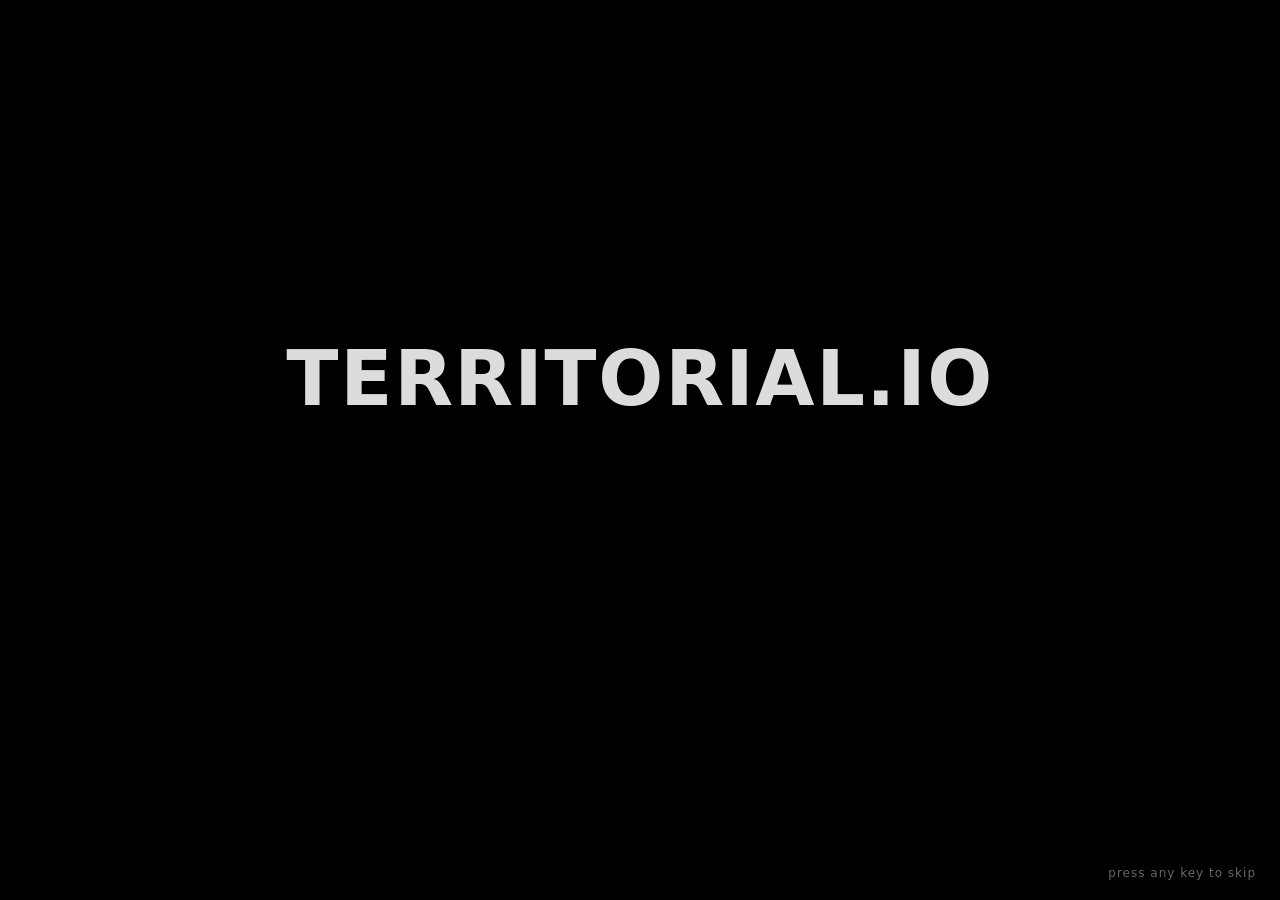
<file: index.html>
<!DOCTYPE html>
<html lang="en">
<head>
<meta charset="utf-8">
<title>Modatorial.io</title>
<meta name="viewport" content="width=device-width, initial-scale=1">
<link rel="stylesheet" href="css/splash.css">
<link rel="icon" href="favicon.ico" type="image/x-icon">
<link rel="shortcut icon" href="favicon.ico" type="image/x-icon">
<link rel="apple-touch-icon" href="favicon.ico">
</head>
<body>

<div id="stage">
  <div id="pano"></div>
  <div id="vig"></div>

  <img id="splash-logo" src="assets/logo.png" alt="Modatorial" />

  <div id="letters"></div>

  <div id="menu">
    <button id="btn-play">▶  Play</button>
    <button id="btn-account" class="secondary">🧑  My Account</button>
    <button id="btn-credits" class="secondary">🎬  Credits</button>
    <button id="btn-readme"  class="secondary">📖  Readme</button>
  </div>
</div>

<div id="flash"></div>
<div id="skip">press any key to skip</div>

<!-- Credits modal -->
<div class="modal" id="modal-credits">
  <div class="modal-inner">
    <button class="modal-close" data-close>✕</button>
    <h2>🎬 Credits</h2>
    <h3>Modatorial.io</h3>
    <p>A modded client for <strong>Territorial.io</strong>.</p>
    <h3>Original Game</h3>
    <p><strong>Territorial.io</strong> — by <strong>David Tschacher</strong>.<br>
    <a href="https://territorial.io" target="_blank">territorial.io</a></p>
    <h3>Team</h3>
    <ul>
      <li><strong>Pakball13</strong> — Founder · Lead Developer</li>
      <li><strong>Roble Code</strong> — Bug Hunter · Contributor</li>
      <li><strong>ModderBoii</strong> — Logo &amp; SVG icons</li>
    </ul>
  </div>
</div>

<!-- Readme modal -->
<div class="modal" id="modal-readme">
  <div class="modal-inner">
    <button class="modal-close" data-close>✕</button>
    <h2>📖 Readme</h2>
    <pre id="readme-content">Loading…</pre>
  </div>
</div>

<script>
(() => {
  'use strict';

  const $letters   = document.getElementById('letters');
  const $pano      = document.getElementById('pano');
  const $menu      = document.getElementById('menu');
  const $flash     = document.getElementById('flash');
  const $logo      = document.getElementById('splash-logo');

  const START_TEXT = 'TERRITORIAL.IO';
  const FINAL_TEXT = 'MODATORIAL.IO';

  const wait = ms => new Promise(r => setTimeout(r, ms));

  let skipped = false;
  let menuShown = false;

  /* ============================================================
   * PANORAMA LOADER
   * ============================================================ */
  function loadPanorama() {
    const candidates = [
      'mods/panorama-bg/assets/panorama.png',
      'mods/panorama-bg/assets/panorama.jpg',
      'mods/panorama-bg/assets/panorama.jpeg',
      'mods/panorama-bg/assets/panorama.webp',
      'assets/panorama.png'
    ];
    let i = 0;
    const tryNext = () => {
      if (i >= candidates.length) {
        $pano.style.background =
          'radial-gradient(circle at 50% 40%, #1a1a3a 0%, #0a0a1a 55%, #3a1a4a 100%)';
        $pano.classList.add('loaded');
        return;
      }
      const url = candidates[i++];
      const img = new Image();
      img.onload  = () => {
        $pano.style.backgroundImage = `url("${url}")`;
        $pano.style.backgroundSize  = 'cover';
        $pano.style.backgroundPosition = 'center';
        $pano.classList.add('loaded');
      };
      img.onerror = tryNext;
      img.src = url;
    };
    tryNext();
  }

  /* ============================================================
   * LOGO HANDLING
   * ============================================================ */
  function logoReady() {
    return $logo && $logo.complete && $logo.naturalWidth > 0;
  }
  if ($logo) {
    $logo.addEventListener('error', () => {
      $logo.style.display = 'none';
      if ($letters) $letters.style.top = '50%';
    });
  }

  /* ============================================================
   * SKIP HANDLERS
   * ============================================================ */
  function skipAll() {
    if (skipped) return;
    skipped = true;
    showFinalMenu();
  }
  window.addEventListener('keydown', skipAll);
  window.addEventListener('mousedown', skipAll);

  /* ============================================================
   * ANIMATION
   * ============================================================ */
  async function animate() {
    try {
      await wait(300);
      if (skipped) return;

      /* ---- PHASE 1 : letters fall from sky ---- */
      $letters.innerHTML = '';
      for (const ch of START_TEXT) {
        const s = document.createElement('span');
        s.textContent = ch === ' ' ? '\u00A0' : ch;
        const xJit = (Math.random() - 0.5) * 40;
        const rot  = (Math.random() - 0.5) * 12;
        s.style.transform  = `translate(${xJit}px, -600px) rotate(${rot}deg)`;
        s.style.transition = 'none';
        $letters.appendChild(s);
      }
      void $letters.offsetWidth;   /* force reflow */

      [...$letters.children].forEach((s, i) => {
        const d = 60 + i * 45 + Math.random() * 120;
        setTimeout(() => {
          s.style.transition = 'opacity 0.35s ease, transform 0.85s cubic-bezier(0.22, 1.4, 0.36, 1)';
          s.style.opacity    = '1';
          s.style.transform  = 'translate(0, 0) rotate(0deg)';
        }, d);
      });

      await wait(1900);
      if (skipped) return;

      /* ---- PHASE 2 : morph to MODATORIAL.IO ---- */
      [...$letters.children].forEach((s, i) => {
        setTimeout(() => {
          s.style.transition = 'opacity 0.35s, transform 0.35s';
          s.style.opacity    = '0';
          s.style.transform  = 'translateY(-30px) scale(0.5)';
        }, i * 25);
      });
      await wait(500);
      $letters.innerHTML = '';

      for (const ch of FINAL_TEXT) {
        const s = document.createElement('span');
        s.textContent = ch === ' ' ? '\u00A0' : ch;
        s.style.opacity = '0';
        s.style.transform = 'translateY(60px) scale(0.4)';
        s.style.transition = 'none';
        $letters.appendChild(s);
      }
      void $letters.offsetWidth;
      [...$letters.children].forEach((s, i) => {
        const d = 40 + i * 40;
        setTimeout(() => {
          s.style.transition = 'opacity 0.3s, transform 0.55s cubic-bezier(0.22, 1.5, 0.36, 1)';
          s.style.opacity    = '1';
          s.style.transform  = 'translateY(0) scale(1)';
        }, d);
      });

      await wait(1100);
      if (skipped) return;

      /* ---- PHASE 3 : logo fades in ---- */
      if (logoReady()) {
        $logo.classList.add('show');
        await wait(700);
        if (skipped) return;
      }

      /* ---- PHASE 4 : panorama fades in ---- */
      loadPanorama();
      await wait(1100);
      if (skipped) return;

      /* ---- PHASE 5 : glow + flash ---- */
      [...$letters.children].forEach((s, i) => {
        setTimeout(() => {
          s.style.transition  = 'color 0.4s, text-shadow 0.6s';
          s.style.color       = '#fff';
          s.style.textShadow  = '0 0 18px #fff, 0 0 40px #aaf, 0 0 90px #7af';
        }, i * 30);
      });
      if (logoReady()) {
        $logo.style.filter = 'drop-shadow(0 0 40px #fff) drop-shadow(0 0 80px #7af)';
      }
      await wait(650);
      if (skipped) return;

      $flash.style.opacity = '0.95';
      await wait(220);
      $flash.style.opacity = '0';
      await wait(220);
      if (skipped) return;

      /* ---- PHASE 6 : fade to black ---- */
      [...$letters.children].forEach((s, i) => {
        setTimeout(() => {
          s.style.transition = 'opacity 0.7s';
          s.style.opacity    = '0';
        }, i * 25);
      });
      if (logoReady()) {
        $logo.style.transition = 'opacity 0.7s';
        $logo.style.opacity    = '0';
      }
      $pano.classList.add('fade-out');

      await wait(1200);

    } catch (e) {
      console.error('[Splash] Animation error:', e);
    }

    /* ALWAYS show the menu, no matter what happened */
    if (!skipped) showFinalMenu();
  }

  function showFinalMenu() {
    if (menuShown) return;
    menuShown = true;

    try { $letters.innerHTML = ''; } catch {}

    try {
      $pano.classList.remove('loaded');
      $pano.classList.add('fade-out');
      $pano.style.backgroundImage = 'none';
      $pano.style.background = '#000';
    } catch {}

    try {
      if ($logo) { $logo.classList.remove('show'); $logo.style.opacity = '0'; }
    } catch {}

    /* Show the menu */
    try { $menu.classList.add('show'); } catch {}
    try { document.getElementById('skip').style.opacity = '0'; } catch {}

    console.log('[Splash] Menu shown');
  }

  /* ============================================================
   * FALLBACK: force menu after 12s no matter what
   * ============================================================ */
  setTimeout(() => {
    if (!menuShown) {
      console.warn('[Splash] Animation timeout — forcing menu');
      showFinalMenu();
    }
  }, 12000);

  /* ============================================================
   * BUTTON HANDLERS
   * ============================================================ */
  document.getElementById('btn-play').addEventListener('click', () => {
    console.log('[Splash] Play clicked → game.html');
    document.body.style.transition = 'opacity 0.45s';
    document.body.style.opacity = '0';
    setTimeout(() => { location.href = 'game.html'; }, 450);
  });

  document.getElementById('btn-account').addEventListener('click', () => {
    console.log('[Splash] Account clicked → account.html');
    location.href = 'account.html';
  });

  document.getElementById('btn-credits').addEventListener('click', () => {
    document.getElementById('modal-credits').classList.add('show');
  });

  document.getElementById('btn-readme').addEventListener('click', async () => {
    const modal = document.getElementById('modal-readme');
    const pre   = document.getElementById('readme-content');
    modal.classList.add('show');
    pre.textContent = 'Loading…';

    const sources = ['MODDING.md', 'README.md', 'readme.md', 'Readme.md'];
    let loaded = false;
    for (const src of sources) {
      try {
        const r = await fetch(src, { cache: 'no-store' });
        if (!r.ok) continue;
        pre.textContent = await r.text();
        loaded = true;
        break;
      } catch {}
    }
    if (!loaded) {
      pre.textContent =
        'No MODDING.md or README.md found in the project root.\n\n' +
        'Create one of those files next to index.html and it will be shown here.';
    }
  });

  document.querySelectorAll('[data-close]').forEach(b => {
    b.addEventListener('click', () => b.closest('.modal').classList.remove('show'));
  });
  document.querySelectorAll('.modal').forEach(m => {
    m.addEventListener('click', e => { if (e.target === m) m.classList.remove('show'); });
  });
  document.addEventListener('keydown', e => {
    if (e.key === 'Escape')
      document.querySelectorAll('.modal.show').forEach(m => m.classList.remove('show'));
  });

  /* ============================================================
   * GO
   * ============================================================ */
  animate();
})();
</script>
</body>
</html>
</file>
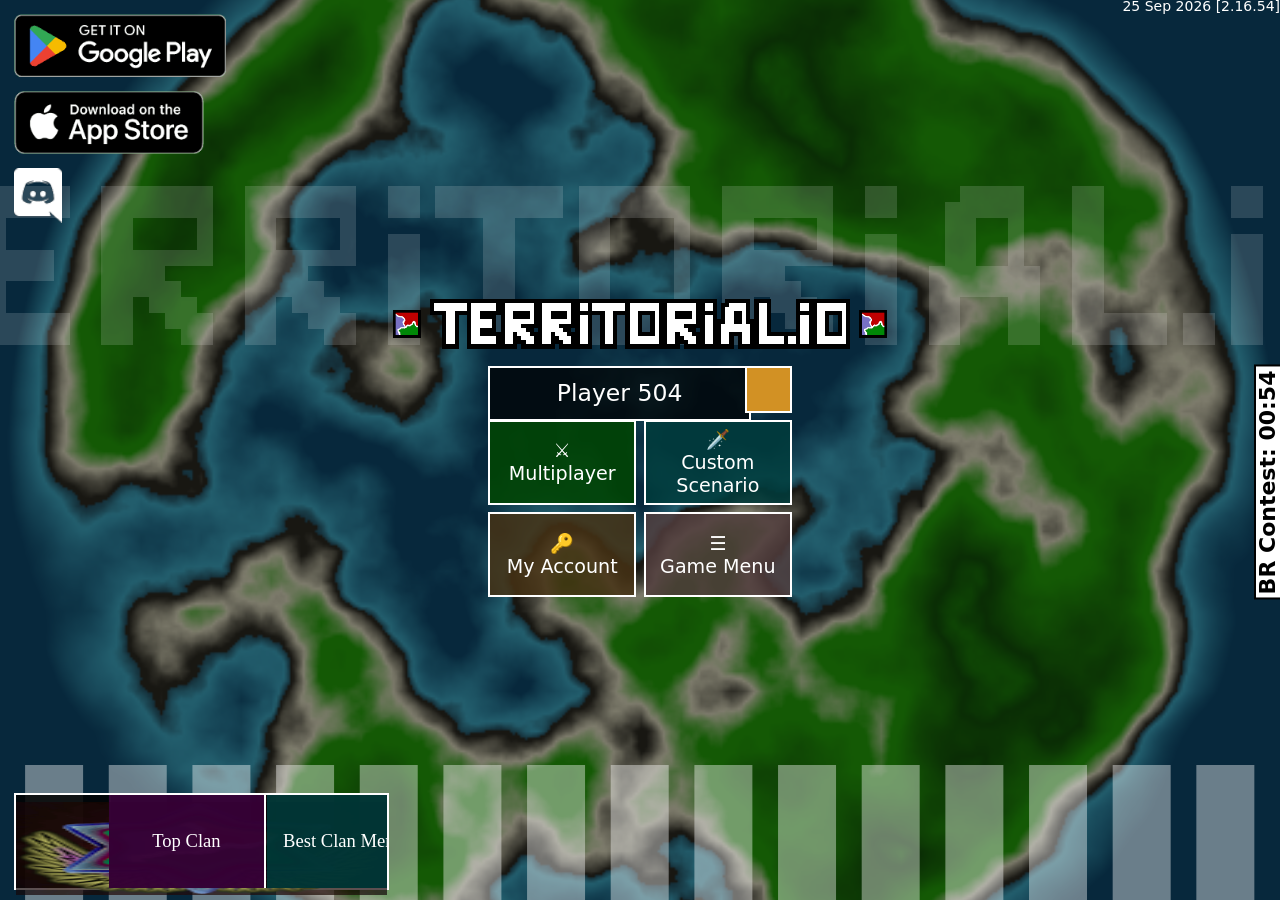
<file: game-replay.html>
<!doctype html>
<html lang="en">
<head>
<meta charset="utf-8">
<title>Game Engine · Replay</title>
<meta name="viewport" content="width=device-width,initial-scale=1">
<style>
  html, body {
    margin: 0; padding: 0;
    width: 100%; height: 100%;
    background: #000;
    overflow: hidden;
  }
  canvas {
    display: block;
    width: 100% !important;
    height: 100% !important;
  }
</style>
</head>
<body>

<canvas id="canvasA" width="1280" height="720"></canvas>

<!-- Block all network so the game boots silently in replay mode -->
<script>
(function () {
  'use strict';
  const RealWS = window.WebSocket;
  window.WebSocket = function (url, protocols) {
    /* Silently swallow every connection attempt — the game only needs
       WebSocket for multiplayer; replay works fine without it. */
    const self = this;
    self.url = String(url);
    self.readyState = 0;
    self.bufferedAmount = 0;
    self.binaryType = 'arraybuffer';
    self.onopen = null;
    self.onerror = null;
    self.onmessage = null;
    self.onclose = null;
    self.send = function () {};
    self.close = function () { self.readyState = 3; };
    self.addEventListener = function () {};
    self.removeEventListener = function () {};
    self.dispatchEvent = function () { return true; };
    self.CONNECTING = 0; self.OPEN = 1; self.CLOSING = 2; self.CLOSED = 3;
  };
  window.WebSocket.CONNECTING = 0;
  window.WebSocket.OPEN = 1;
  window.WebSocket.CLOSING = 2;
  window.WebSocket.CLOSED = 3;
})();
</script>

<!-- The game itself -->
<script src="game.js"></script>

</body>
</html>
</file>
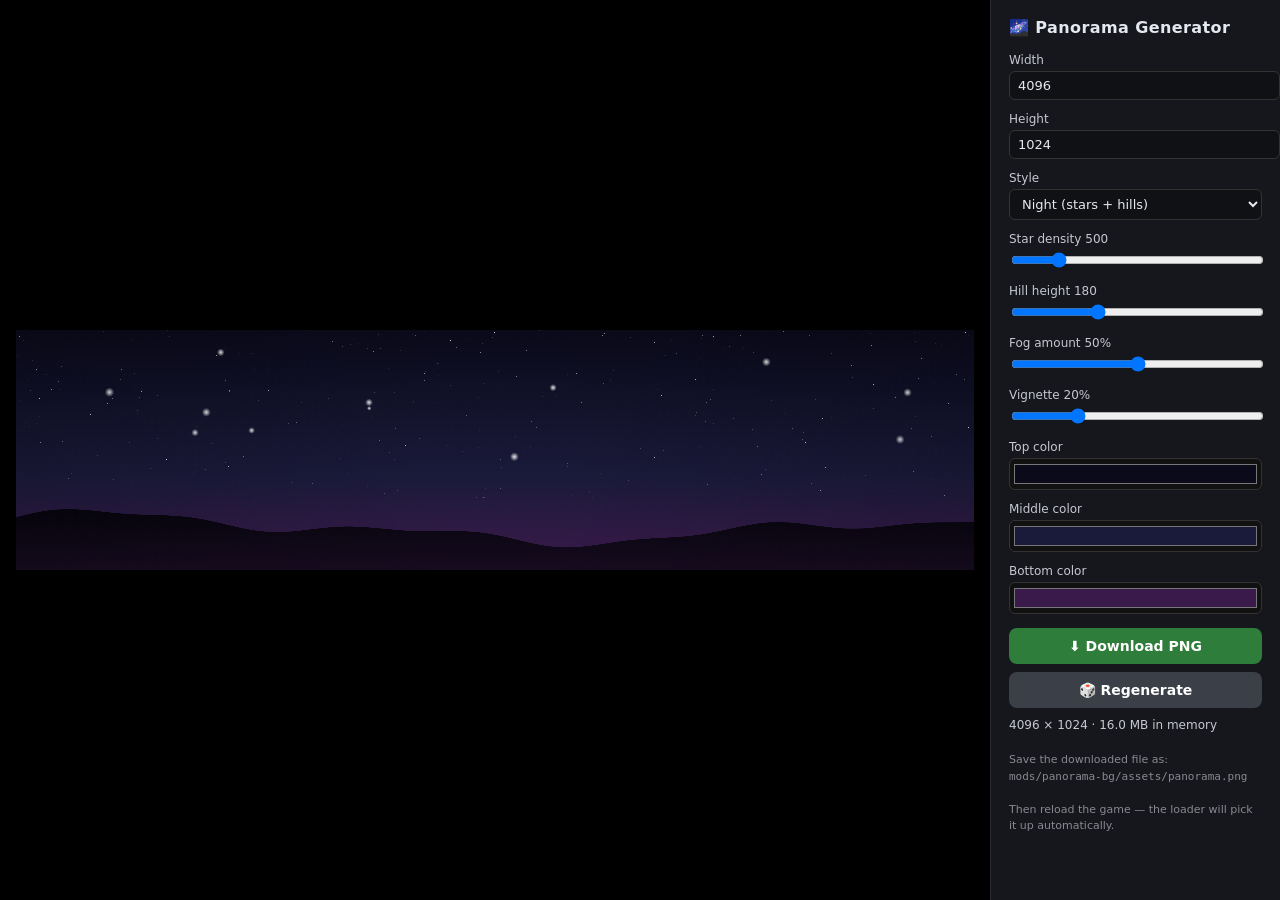
<file: pano-generator.html>
<!DOCTYPE html>
<html lang="en">
<head>
<meta charset="utf-8">
<title>Modatorial Panorama Generator</title>
<link rel="icon" href="favicon.ico" type="image/x-icon">
<link rel="shortcut icon" href="favicon.ico" type="image/x-icon">
<link rel="apple-touch-icon" href="favicon.ico">
<style>
  html, body { margin:0; height:100%; background:#0a0a12; color:#e6e8f0;
               font-family: system-ui, sans-serif; overflow:hidden; }
  #wrap { display:flex; height:100vh; }
  #stage { flex:1; display:flex; align-items:center; justify-content:center;
           background:#000; overflow:hidden; }
  canvas { box-shadow:0 0 40px rgba(0,0,0,.9); max-width:100%; max-height:100%;
           image-rendering:auto; }
  #panel { width:290px; background:#15171c; padding:18px; box-sizing:border-box;
           border-left:1px solid #2a2d34; overflow-y:auto; }
  #panel h1 { font-size:16px; margin:0 0 16px; letter-spacing:.4px; }
  #panel label { display:block; font-size:12px; margin:12px 0 4px; opacity:.85; }
  #panel input[type=range] { width:100%; }
  #panel input[type=color] { width:100%; height:32px; border:1px solid #333;
                             border-radius:6px; background:#111; cursor:pointer; }
  #panel input[type=number], #panel select {
    width:100%; padding:6px 8px; background:#0f1115; color:#e6e8f0;
    border:1px solid #333; border-radius:6px; font-family:inherit; font-size:13px;
  }
  #panel button { width:100%; margin-top:14px; padding:10px 14px; background:#2f7d3a;
                  color:#fff; border:0; border-radius:8px; cursor:pointer;
                  font-family:inherit; font-size:14px; font-weight:600;
                  transition:background .15s; }
  #panel button:hover { background:#3a9c48; }
  #panel button.alt { background:#3a3f48; margin-top:8px; }
  #panel button.alt:hover { background:#4a505a; }
  .row { display:flex; gap:8px; }
  .row > * { flex:1; }
  .note { font-size:11px; opacity:.55; margin-top:16px; line-height:1.5; }
  #status { font-size:12px; opacity:.85; margin-top:10px; min-height:18px; }
</style>
</head>
<body>
<div id="wrap">
  <div id="stage"><canvas id="cv"></canvas></div>
  <div id="panel">
    <h1>🌌 Panorama Generator</h1>

    <label>Width</label>
    <input id="W" type="number" value="4096" min="1024" max="8192" step="256">

    <label>Height</label>
    <input id="H" type="number" value="1024" min="256"  max="4096" step="128">

    <label>Style</label>
    <select id="style">
      <option value="night">Night (stars + hills)</option>
      <option value="dusk">Dusk (purple/pink)</option>
      <option value="aurora">Aurora (green sky)</option>
      <option value="void">Void (dark, minimal)</option>
    </select>

    <label>Star density <span id="starVal">500</span></label>
    <input id="stars" type="range" min="0" max="3000" value="500">

    <label>Hill height <span id="hillVal">180</span></label>
    <input id="hill" type="range" min="20" max="500" value="180">

    <label>Fog amount <span id="fogVal">50</span>%</label>
    <input id="fog" type="range" min="0" max="100" value="50">

    <label>Vignette <span id="vigVal">20</span>%</label>
    <input id="vig" type="range" min="0" max="80" value="20">

    <label>Top color</label>
    <input id="c1" type="color" value="#0a0a1a">

    <label>Middle color</label>
    <input id="c2" type="color" value="#1a1a3a">

    <label>Bottom color</label>
    <input id="c3" type="color" value="#3a1a4a">

    <button id="download">⬇  Download PNG</button>
    <button id="regenerate" class="alt">🎲  Regenerate</button>
    <div id="status"></div>

    <div class="note">
      Save the downloaded file as:<br>
      <code>mods/panorama-bg/assets/panorama.png</code><br><br>
      Then reload the game — the loader will pick it up automatically.
    </div>
  </div>
</div>

<script>
const cv = document.getElementById('cv');
const g  = cv.getContext('2d');

function hexToRgb(h) {
  const n = parseInt(h.slice(1), 16);
  return [(n>>16)&255, (n>>8)&255, n&255];
}
function mix(a, b, t) { return a + (b - a) * t; }

let seed = Math.floor(Math.random() * 1e9);
function rand() { // deterministic per-seed
  seed = (seed * 1664525 + 1013904223) >>> 0;
  return seed / 4294967296;
}

function render() {
  const W = +document.getElementById('W').value;
  const H = +document.getElementById('H').value;
  const style = document.getElementById('style').value;
  const starN = +document.getElementById('stars').value;
  const hillH = +document.getElementById('hill').value;
  const fogA  = +document.getElementById('fog').value / 100;
  const vigA  = +document.getElementById('vig').value / 100;

  let cTop = document.getElementById('c1').value;
  let cMid = document.getElementById('c2').value;
  let cBot = document.getElementById('c3').value;

  if (style === 'dusk')   { cTop = '#1a0a2a'; cMid = '#4a1a3a'; cBot = '#8a3a4a'; }
  if (style === 'aurora') { cTop = '#020a1a'; cMid = '#0a3a3a'; cBot = '#0a5a2a'; }
  if (style === 'void')   { cTop = '#050508'; cMid = '#0a0a10'; cBot = '#151520'; }
  if (style === 'night')  { cTop = '#0a0a1a'; cMid = '#1a1a3a'; cBot = '#3a1a4a'; }

  cv.width = W; cv.height = H;

  // --- sky gradient
  const sky = g.createLinearGradient(0, 0, 0, H);
  sky.addColorStop(0.0, cTop);
  sky.addColorStop(0.6, cMid);
  sky.addColorStop(1.0, cBot);
  g.fillStyle = sky;
  g.fillRect(0, 0, W, H);

  // --- stars (denser in upper half)
  seed = Math.floor(Math.random() * 1e9);   // fresh layout every render
  for (let i = 0; i < starN; i++) {
    const x = rand() * W;
    const y = Math.pow(rand(), 1.4) * H * 0.7;
    const r = rand() * 1.6 + 0.25;
    const a = rand() * 0.75 + 0.2;
    g.fillStyle = `rgba(255,255,255,${a.toFixed(3)})`;
    g.beginPath();
    g.arc(x, y, r, 0, Math.PI * 2);
    g.fill();
  }

  // --- a few brighter "hero" stars with a soft glow
  for (let i = 0; i < 12; i++) {
    const x = rand() * W;
    const y = rand() * H * 0.55;
    const r = rand() * 2 + 1.5;
    const grad = g.createRadialGradient(x, y, 0, x, y, r * 6);
    grad.addColorStop(0, 'rgba(255,255,255,0.9)');
    grad.addColorStop(1, 'rgba(255,255,255,0)');
    g.fillStyle = grad;
    g.fillRect(x - r * 6, y - r * 6, r * 12, r * 12);
  }

  // --- distant hills silhouette
  const hillColor = 'rgba(4,4,10,0.98)';
  g.fillStyle = hillColor;
  g.beginPath();
  g.moveTo(0, H);
  for (let x = 0; x <= W; x += 4) {
    const t = x / W;
    const y = H - hillH
            - Math.sin(t * 6.3 + 1.1) * (hillH * 0.28)
            - Math.sin(t * 18.4)       * (hillH * 0.14)
            - Math.sin(t * 41.7)       * (hillH * 0.06);
    g.lineTo(x, y);
  }
  g.lineTo(W, H);
  g.closePath();
  g.fill();

  // --- foreground haze
  if (fogA > 0) {
    const [r, gr, b] = hexToRgb(cBot);
    const fog = g.createLinearGradient(0, H * 0.7, 0, H);
    fog.addColorStop(0, `rgba(${r},${gr},${b},0)`);
    fog.addColorStop(1, `rgba(${r},${gr},${b},${(fogA * 0.7).toFixed(2)})`);
    g.fillStyle = fog;
    g.fillRect(0, H * 0.7, W, H * 0.3);
  }

  // --- vignette on edges
  if (vigA > 0) {
    const vg = g.createRadialGradient(W/2, H/2, Math.min(W,H) * 0.25,
                                      W/2, H/2, Math.max(W,H) * 0.75);
    vg.addColorStop(0, 'rgba(0,0,0,0)');
    vg.addColorStop(1, `rgba(0,0,0,${vigA.toFixed(2)})`);
    g.fillStyle = vg;
    g.fillRect(0, 0, W, H);
  }

  // scale preview to fit stage
  const stage = document.getElementById('stage');
  const maxW = stage.clientWidth  - 32;
  const maxH = stage.clientHeight - 32;
  const s = Math.min(maxW / W, maxH / H, 1);
  cv.style.width  = Math.round(W * s) + 'px';
  cv.style.height = Math.round(H * s) + 'px';

  document.getElementById('status').textContent =
    `${W} × ${H}  ·  ${(W*H*4/1024/1024).toFixed(1)} MB in memory`;
}

// Live binding
['W','H','stars','hill','fog','vig','c1','c2','c3','style'].forEach(id => {
  const el = document.getElementById(id);
  el.addEventListener('input', () => {
    if (id === 'stars') document.getElementById('starVal').textContent = el.value;
    if (id === 'hill')  document.getElementById('hillVal').textContent  = el.value;
    if (id === 'fog')   document.getElementById('fogVal').textContent   = el.value;
    if (id === 'vig')   document.getElementById('vigVal').textContent   = el.value;
    render();
  });
});
document.getElementById('regenerate').onclick = render;

// Download
document.getElementById('download').onclick = () => {
  cv.toBlob(blob => {
    const a = document.createElement('a');
    a.href = URL.createObjectURL(blob);
    a.download = 'panorama.png';
    document.body.appendChild(a);
    a.click();
    a.remove();
    setTimeout(() => URL.revokeObjectURL(a.href), 1000);
    document.getElementById('status').textContent = '✔ Downloaded panorama.png';
  }, 'image/png');
};

// Initial size for sliders display
document.getElementById('starVal').textContent = document.getElementById('stars').value;
document.getElementById('hillVal').textContent = document.getElementById('hill').value;
document.getElementById('fogVal').textContent  = document.getElementById('fog').value;
document.getElementById('vigVal').textContent  = document.getElementById('vig').value;

render();
window.addEventListener('resize', render);
</script>
</body>
</html>
</file>
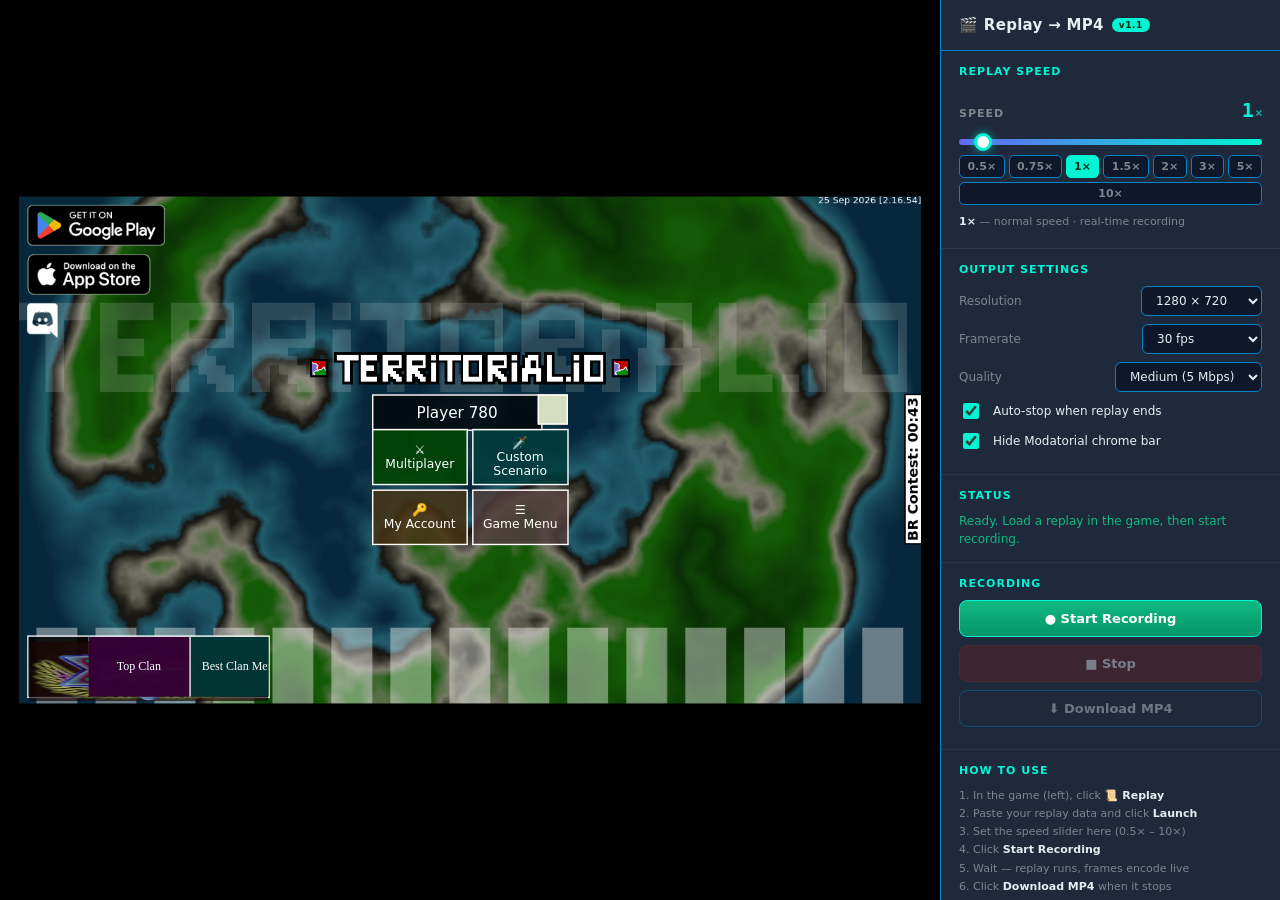
<file: replay-to-mp4.html>
<!doctype html>
<html lang="en">
<head>
<meta charset="utf-8">
<title>Replay → MP4 · Modatorial.io</title>
<meta name="viewport" content="width=device-width,initial-scale=1">
<link rel="icon" href="favicon.ico" type="image/x-icon">

<style>
:root {
  --bg:        #0F172A;
  --panel:     #1E293B;
  --border:    #0284C7;
  --accent:    #00F5D4;
  --accent2:   #6366F1;
  --emerald:   #10B981;
  --mint:      #059669;
  --danger:    #f85149;
  --text:      #e6edf3;
  --dim:       #7d8590;
}
* { box-sizing: border-box; }
html, body {
  margin: 0; padding: 0;
  height: 100vh; width: 100vw;
  background: var(--bg); color: var(--text);
  font-family: system-ui, -apple-system, sans-serif;
  overflow: hidden;
}

#layout { display: flex; height: 100vh; }

/* ---------- LEFT: game iframe ---------- */
#stage {
  flex: 1;
  position: relative;
  background: #000;
  overflow: hidden;
}
#game-wrap {
  position: absolute;
  top: 50%; left: 50%;
  width: 1280px; height: 720px;
  transform-origin: center;
  transform: translate(-50%, -50%);
}
#game-frame {
  width: 100%; height: 100%;
  border: 0; display: block;
  background: #000;
}

/* ---------- RIGHT: control panel ---------- */
#panel {
  width: 340px;
  flex: 0 0 340px;
  background: var(--panel);
  border-left: 1px solid var(--border);
  display: flex;
  flex-direction: column;
  overflow-y: auto;
}
#panel header {
  padding: 16px 18px;
  border-bottom: 1px solid var(--border);
  font-weight: 800; font-size: 15px;
  letter-spacing: 0.3px;
  display: flex; align-items: center; gap: 8px;
}
#panel header .badge {
  font-size: 9px; padding: 2px 7px;
  border-radius: 8px;
  background: var(--accent);
  color: #062a0d;
  font-weight: 700;
  letter-spacing: 0.5px;
}

.section {
  padding: 14px 18px;
  border-bottom: 1px solid rgba(255,255,255,0.06);
}
.section h3 {
  margin: 0 0 10px;
  font-size: 11px; font-weight: 700;
  text-transform: uppercase;
  letter-spacing: 1px;
  color: var(--accent);
}

.row {
  display: flex;
  align-items: center;
  justify-content: space-between;
  margin-bottom: 8px;
  font-size: 13px;
  gap: 8px;
}
.row label {
  color: var(--dim);
  font-size: 12px;
  flex: 1;
}
.row select {
  background: var(--bg);
  color: var(--text);
  border: 1px solid var(--border);
  border-radius: 6px;
  padding: 6px 10px;
  font: inherit;
  font-size: 12px;
  min-width: 120px;
  outline: none;
  cursor: pointer;
}
.row select:focus { border-color: var(--accent); }
.row input[type="checkbox"] {
  width: 16px; height: 16px;
  accent-color: var(--accent);
  cursor: pointer;
  flex: 0 0 16px;
  margin-right: 6px;
}
.row.checkbox {
  justify-content: flex-start;
}
.row.checkbox label {
  flex: 1;
  color: var(--text);
  font-size: 12px;
}

/* ---------- Speed slider ---------- */
.speed-wrap {
  padding: 10px 0 4px;
}
.speed-head {
  display: flex;
  justify-content: space-between;
  align-items: baseline;
  margin-bottom: 8px;
}
.speed-head .label {
  font-size: 11px;
  text-transform: uppercase;
  letter-spacing: 1px;
  color: var(--dim);
  font-weight: 700;
}
.speed-head .value {
  font-size: 20px;
  font-weight: 800;
  color: var(--accent);
  font-feature-settings: "tnum";
  font-family: ui-monospace, Menlo, monospace;
  letter-spacing: -0.5px;
}
.speed-head .value .x {
  font-size: 12px;
  opacity: 0.65;
  margin-left: 2px;
}
#opt-speed {
  -webkit-appearance: none;
  appearance: none;
  width: 100%;
  height: 6px;
  border-radius: 3px;
  background: linear-gradient(90deg, var(--accent2) 0%, var(--accent) 100%);
  outline: none;
  cursor: pointer;
  margin: 8px 0 4px;
}
#opt-speed::-webkit-slider-thumb {
  -webkit-appearance: none;
  appearance: none;
  width: 18px; height: 18px;
  border-radius: 50%;
  background: #fff;
  border: 3px solid var(--accent);
  cursor: pointer;
  box-shadow: 0 0 10px rgba(0, 245, 212, 0.6);
  transition: transform 0.1s;
}
#opt-speed::-webkit-slider-thumb:hover { transform: scale(1.15); }
#opt-speed::-moz-range-thumb {
  width: 18px; height: 18px;
  border-radius: 50%;
  background: #fff;
  border: 3px solid var(--accent);
  cursor: pointer;
  box-shadow: 0 0 10px rgba(0, 245, 212, 0.6);
}
#opt-speed:disabled {
  opacity: 0.4;
  cursor: not-allowed;
}
#opt-speed:disabled::-webkit-slider-thumb { cursor: not-allowed; }
#opt-speed:disabled::-moz-range-thumb { cursor: not-allowed; }

.speed-presets {
  display: flex;
  gap: 4px;
  margin-top: 6px;
  flex-wrap: wrap;
}
.speed-presets button {
  flex: 1 1 auto;
  min-width: 0;
  padding: 4px 6px;
  font: 600 11px system-ui;
  background: var(--bg);
  color: var(--dim);
  border: 1px solid var(--border);
  border-radius: 5px;
  cursor: pointer;
  transition: all 0.12s;
  margin-bottom: 0;
  width: auto;
  display: inline-block;
}
.speed-presets button:hover:not(:disabled) {
  color: var(--accent);
  border-color: var(--accent);
}
.speed-presets button.active {
  background: var(--accent);
  color: #062a0d;
  border-color: var(--accent);
  font-weight: 700;
}
.speed-presets button:disabled {
  opacity: 0.4;
  cursor: not-allowed;
}

.speed-note {
  font-size: 11px;
  color: var(--dim);
  line-height: 1.55;
  margin-top: 8px;
}
.speed-note b { color: var(--text); }

.status {
  font-size: 12px;
  color: var(--dim);
  line-height: 1.5;
  min-height: 34px;
  word-wrap: break-word;
}
.status.ok { color: var(--emerald); }
.status.err { color: var(--danger); }

#progress-wrap {
  margin-top: 10px;
  display: none;
}
#progress-bar {
  height: 8px;
  background: var(--bg);
  border-radius: 4px;
  overflow: hidden;
  border: 1px solid var(--border);
}
#progress-fill {
  height: 100%;
  width: 0%;
  background: linear-gradient(90deg, var(--mint), var(--accent));
  transition: width 0.15s linear;
}
#progress-text {
  margin-top: 6px;
  font-size: 11px;
  color: var(--dim);
  font-family: ui-monospace, Menlo, monospace;
  display: flex;
  justify-content: space-between;
}

button {
  display: block;
  width: 100%;
  padding: 10px 14px;
  border-radius: 8px;
  font: 600 13px system-ui;
  cursor: pointer;
  border: 1px solid transparent;
  margin-bottom: 8px;
  transition: filter 0.12s, transform 0.05s;
}
button:hover:not(:disabled) { filter: brightness(1.15); }
button:active:not(:disabled) { transform: translateY(1px); }
button:disabled { opacity: 0.4; cursor: not-allowed; }

button.primary {
  background: linear-gradient(180deg, var(--emerald), var(--mint));
  color: #fff;
  border-color: var(--accent);
}
button.danger {
  background: #6a2020;
  color: #fff;
  border-color: #8b2d2d;
}
button.ghost {
  background: transparent;
  color: var(--text);
  border-color: var(--border);
}

.tip {
  font-size: 11px;
  color: var(--dim);
  line-height: 1.65;
}
.tip b { color: var(--text); }
.tip code {
  background: var(--bg);
  padding: 1px 5px;
  border-radius: 4px;
  font-family: ui-monospace, monospace;
  font-size: 10px;
  color: var(--accent);
}

.warn {
  background: rgba(248, 81, 73, 0.12);
  border: 1px solid var(--danger);
  border-radius: 6px;
  padding: 8px 10px;
  font-size: 11px;
  color: var(--danger);
  margin-top: 8px;
  display: none;
  line-height: 1.5;
}

.info {
  background: rgba(0, 245, 212, 0.08);
  border: 1px solid var(--accent);
  border-radius: 6px;
  padding: 8px 10px;
  font-size: 11px;
  color: var(--accent);
  margin-top: 8px;
  line-height: 1.5;
}
</style>
</head>
<body>

<div id="layout">

  <div id="stage">
    <div id="game-wrap">
      <iframe id="game-frame"
              src="game-replay.html"
              title="Game replay engine"
              allow="autoplay"></iframe>
    </div>
  </div>

  <aside id="panel">

    <header>
      🎬 Replay → MP4
      <span class="badge">v1.1</span>
    </header>

    <!-- ============================================================
         SPEED
         ============================================================ -->
    <div class="section">
      <h3>Replay speed</h3>
      <div class="speed-wrap">
        <div class="speed-head">
          <span class="label">Speed</span>
          <span class="value"><span id="opt-speed-val">1.0</span><span class="x">×</span></span>
        </div>
        <input type="range" id="opt-speed" min="0.5" max="10" step="0.1" value="1">
        <div class="speed-presets" id="speed-presets">
          <button data-speed="0.5">0.5×</button>
          <button data-speed="0.75">0.75×</button>
          <button data-speed="1" class="active">1×</button>
          <button data-speed="1.5">1.5×</button>
          <button data-speed="2">2×</button>
          <button data-speed="3">3×</button>
          <button data-speed="5">5×</button>
          <button data-speed="10">10×</button>
        </div>
        <div class="speed-note" id="speed-note">
          <b>1×</b> — normal speed · real-time recording
        </div>
      </div>
    </div>

    <!-- ============================================================
         OUTPUT
         ============================================================ -->
    <div class="section">
      <h3>Output settings</h3>
      <div class="row">
        <label>Resolution</label>
        <select id="opt-res">
          <option value="854x480">854 × 480</option>
          <option value="1280x720" selected>1280 × 720</option>
          <option value="1920x1080">1920 × 1080</option>
        </select>
      </div>
      <div class="row">
        <label>Framerate</label>
        <select id="opt-fps">
          <option value="24">24 fps</option>
          <option value="30" selected>30 fps</option>
          <option value="60">60 fps</option>
        </select>
      </div>
      <div class="row">
        <label>Quality</label>
        <select id="opt-quality">
          <option value="low">Low (2 Mbps)</option>
          <option value="medium" selected>Medium (5 Mbps)</option>
          <option value="high">High (10 Mbps)</option>
          <option value="ultra">Ultra (20 Mbps)</option>
        </select>
      </div>
      <div class="row checkbox">
        <input type="checkbox" id="opt-autostop" checked>
        <label for="opt-autostop">Auto-stop when replay ends</label>
      </div>
      <div class="row checkbox">
        <input type="checkbox" id="opt-hidechrome" checked>
        <label for="opt-hidechrome">Hide Modatorial chrome bar</label>
      </div>
    </div>

    <!-- ============================================================
         STATUS
         ============================================================ -->
    <div class="section">
      <h3>Status</h3>
      <div id="status" class="status">Loading game engine…</div>
      <div id="progress-wrap">
        <div id="progress-bar"><div id="progress-fill"></div></div>
        <div id="progress-text">
          <span id="progress-frame">0 frames</span>
          <span id="progress-time">0.0s</span>
        </div>
      </div>
    </div>

    <!-- ============================================================
         RECORDING
         ============================================================ -->
    <div class="section">
      <h3>Recording</h3>
      <button id="btn-record" class="primary">● Start Recording</button>
      <button id="btn-stop" class="danger" disabled>■ Stop</button>
      <button id="btn-download" class="ghost" disabled>⬇ Download MP4</button>
      <div id="codec-warn" class="warn">
        WebCodecs is not supported in this browser. Use <b>Chrome 94+</b> or
        <b>Edge 94+</b> for MP4 output. Firefox/Safari may not work.
      </div>
    </div>

    <!-- ============================================================
         HOW TO USE
         ============================================================ -->
    <div class="section">
      <h3>How to use</h3>
      <div class="tip">
        1. In the game (left), click <b>📜 Replay</b><br>
        2. Paste your replay data and click <b>Launch</b><br>
        3. Set the speed slider here (0.5× – 10×)<br>
        4. Click <b>Start Recording</b><br>
        5. Wait — replay runs, frames encode live<br>
        6. Click <b>Download MP4</b> when it stops
      </div>
      <div class="info" id="speed-info">
        The MP4 plays at the speed you choose. 0.5× doubles the recording
        time; 10× finishes 10× faster.
      </div>
    </div>

  </aside>

</div>

<script>
(() => {
  'use strict';

  const $ = id => document.getElementById(id);

  const frame         = $('game-frame');
  const stage         = $('stage');
  const gameWrap      = $('game-wrap');
  const statusEl      = $('status');
  const progressWrap  = $('progress-wrap');
  const progressFill  = $('progress-fill');
  const progressFrame = $('progress-frame');
  const progressTime  = $('progress-time');

  const btnRecord   = $('btn-record');
  const btnStop     = $('btn-stop');
  const btnDownload = $('btn-download');
  const codecWarn   = $('codec-warn');

  const optRes        = $('opt-res');
  const optFps        = $('opt-fps');
  const optQuality    = $('opt-quality');
  const optAutoStop   = $('opt-autostop');
  const optHideChrome = $('opt-hidechrome');
  const optSpeed      = $('opt-speed');
  const optSpeedVal   = $('opt-speed-val');
  const speedPresets  = $('speed-presets');
  const speedNote     = $('speed-note');
  const speedInfo     = $('speed-info');

  /* ---------- State ---------- */
  let gameWindow = null;
  let gameCanvas = null;
  let gameReady  = false;
  let speedPatchInstalled = false;

  let encoder = null;
  let muxer   = null;
  let target  = null;

  let capturing       = false;
  let framesEncoded   = 0;
  let captureStartTime = 0;
  let rafHandle       = null;
  let lastAutoStopCheck = 0;
  let finalBlob       = null;

  /* ---------- Fit iframe to stage ---------- */
  function fitStage() {
    const rect = stage.getBoundingClientRect();
    const gw = 1280, gh = 720;
    const scale = Math.min(rect.width / gw, rect.height / gh) * 0.96;
    gameWrap.style.transform = `translate(-50%, -50%) scale(${scale})`;
  }
  window.addEventListener('resize', fitStage);
  fitStage();

  /* ---------- Status ---------- */
  function setStatus(text, kind) {
    statusEl.textContent = text;
    statusEl.className = 'status' + (kind ? ' ' + kind : '');
  }

  /* ---------- Speed control ---------- */
  function currentSpeed() {
    return parseFloat(optSpeed.value) || 1;
  }

  function updateSpeedUI() {
    const speed = currentSpeed();

    /* Label */
    optSpeedVal.textContent = speed.toFixed(speed < 1 ? 1 : (speed % 1 === 0 ? 0 : 1));

    /* Preset highlight */
    speedPresets.querySelectorAll('button').forEach(b => {
      const v = parseFloat(b.dataset.speed);
      b.classList.toggle('active', Math.abs(v - speed) < 0.001);
    });

    /* Note */
    let note;
    if (speed < 1) {
      note = '<b>' + speed.toFixed(1) + '×</b> — slow motion · recording takes ' +
             (1 / speed).toFixed(1) + '× longer than normal';
    } else if (speed === 1) {
      note = '<b>1×</b> — normal speed · real-time recording';
    } else if (speed < 3) {
      note = '<b>' + speed.toFixed(1) + '×</b> — ' +
             speed.toFixed(1) + '× fast-forward';
    } else {
      note = '<b>' + speed.toFixed(0) + '×</b> — very fast · ' +
             (1 / speed * 100).toFixed(0) + '% of normal recording time';
    }
    speedNote.innerHTML = note;

    /* Info line */
    speedInfo.innerHTML =
      speed < 1
        ? 'Slow-motion output. Every game tick gets <b>more</b> frames per second in the final video.'
        : speed > 1
        ? 'Fast-forward output. The replay finishes in <b>' +
          (1 / speed).toFixed(1) + '×</b> the normal time.'
        : 'The MP4 plays at the speed you choose. 0.5× doubles the recording time; 10× finishes 10× faster.';
  }

  function applySpeedToGame() {
    if (!gameReady || !gameWindow) return;
    try {
      const TT = gameWindow.__TT__;
      if (!TT || !TT.bF) return;

      const bf = TT.bF;
      if (!bf.__ttOriginalAq) {
        bf.__ttOriginalAq = bf.aAq.bind(bf);
      }
      /* Override aAq to return our chosen speed */
      bf.aAq = function () {
        return currentSpeed();
      };
      speedPatchInstalled = true;
    } catch (e) {
      console.warn('[ReplayMP4] speed patch failed:', e);
    }
  }

  optSpeed.addEventListener('input', () => {
    updateSpeedUI();
    applySpeedToGame();
  });

  speedPresets.addEventListener('click', e => {
    const btn = e.target.closest('button');
    if (!btn || btn.disabled) return;
    optSpeed.value = btn.dataset.speed;
    updateSpeedUI();
    applySpeedToGame();
  });

  updateSpeedUI();

  /* ---------- WebCodecs feature check ---------- */
  const hasWebCodecs =
    typeof VideoEncoder !== 'undefined' &&
    typeof VideoFrame   !== 'undefined';

  if (!hasWebCodecs) {
    codecWarn.style.display = 'block';
    btnRecord.disabled = true;
    setStatus('WebCodecs not supported in this browser.', 'err');
  }

  /* ---------- Poll for game readiness ---------- */
  function pollForGame() {
    try {
      const win = frame.contentWindow;
      const doc = frame.contentDocument;
      if (!win || !doc) return false;

      const canvas = doc.getElementById('canvasA');
      if (!canvas) return false;

      if (!win.__TT__) return false;

      gameWindow = win;
      gameCanvas = canvas;
      gameReady = true;
      return true;
    } catch (e) {
      console.warn('[ReplayMP4] iframe access failed:', e);
      return false;
    }
  }

  let pollTries = 0;
  const pollIv = setInterval(() => {
    pollTries++;
    if (pollForGame()) {
      clearInterval(pollIv);
      setStatus('Ready. Load a replay in the game, then start recording.', 'ok');
      hideChromeIfRequested();
      applySpeedToGame();
      return;
    }
    if (pollTries > 200) {
      clearInterval(pollIv);
      setStatus('Game engine failed to boot. Open DevTools → Console.', 'err');
    }
  }, 100);

  function hideChromeIfRequested() {
    if (!optHideChrome.checked) return;
    try {
      const doc = frame.contentDocument;
      ['tt-chrome', 'tt-transition', 'tt-topright-stack'].forEach(id => {
        const el = doc.getElementById(id);
        if (el) el.style.display = 'none';
      });
    } catch {}
  }

  /* ---------- Quality presets ---------- */
  function qualityBitrate() {
    switch (optQuality.value) {
      case 'low':    return 2_000_000;
      case 'medium': return 5_000_000;
      case 'high':   return 10_000_000;
      case 'ultra':  return 20_000_000;
    }
    return 5_000_000;
  }
  function parseRes(str) {
    const [w, h] = str.split('x').map(Number);
    return { width: w, height: h };
  }

  /* ---------- Pick a supported H.264 codec ---------- */
  async function pickCodec(width, height, fps, bitrate) {
    const candidates = [
      'avc1.640028',
      'avc1.64001f',
      'avc1.4d0028',
      'avc1.4d001f',
      'avc1.42001f',
    ];
    for (const codec of candidates) {
      try {
        const res = await VideoEncoder.isConfigSupported({
          codec, width, height, bitrate, framerate: fps
        });
        if (res && res.supported) return codec;
      } catch {}
    }
    return null;
  }

  /* ---------- Load mp4-muxer from CDN ---------- */
  async function loadMuxerLib() {
    /* Try the ESM build first — has named exports Muxer / ArrayBufferTarget */
    const urls = [
      'https://cdn.jsdelivr.net/npm/mp4-muxer@5.2.1/+esm',
      'https://unpkg.com/mp4-muxer@5.2.1/build/mp4-muxer.mjs',
    ];
    let lastErr = null;
    for (const url of urls) {
      try {
        const mod = await import(url);
        if (mod && mod.Muxer && mod.ArrayBufferTarget) {
          console.log('[ReplayMP4] mp4-muxer loaded from', url);
          return mod;
        }
      } catch (e) {
        lastErr = e;
      }
    }
    throw new Error(
      'Could not load mp4-muxer (tried 2 CDN paths): ' +
      (lastErr ? lastErr.message : 'unknown')
    );
  }

  /* ---------- Start recording ---------- */
  async function startCapture() {
    if (!gameReady || !gameCanvas) {
      setStatus('Game is not ready yet.', 'err');
      return;
    }
    if (!hasWebCodecs) {
      setStatus('WebCodecs not available.', 'err');
      return;
    }

    setStatus('Initializing encoder…');
    btnRecord.disabled = true;
    btnDownload.disabled = true;
    optSpeed.disabled = true;
    speedPresets.querySelectorAll('button').forEach(b => b.disabled = true);

    const { width, height } = parseRes(optRes.value);
    const fps     = parseInt(optFps.value, 10);
    const bitrate = qualityBitrate();

    const codec = await pickCodec(width, height, fps, bitrate);
    if (!codec) {
      setStatus('No supported H.264 codec for these settings.', 'err');
      btnRecord.disabled = false;
      optSpeed.disabled = false;
      speedPresets.querySelectorAll('button').forEach(b => b.disabled = false);
      return;
    }

    let Muxer, ArrayBufferTarget;
    try {
      const lib = await loadMuxerLib();
      Muxer = lib.Muxer;
      ArrayBufferTarget = lib.ArrayBufferTarget;
    } catch (e) {
      setStatus('Failed to load mp4-muxer: ' + e.message, 'err');
      btnRecord.disabled = false;
      optSpeed.disabled = false;
      speedPresets.querySelectorAll('button').forEach(b => b.disabled = false);
      return;
    }

    target = new ArrayBufferTarget();
    muxer = new Muxer({
      target,
      video: { codec: 'avc', width, height },
      fastStart: 'in-memory',
      firstTimestampBehavior: 'offset'
    });

    encoder = new VideoEncoder({
      output: (chunk, meta) => {
        try { muxer.addVideoChunk(chunk, meta); }
        catch (e) { console.error('[ReplayMP4] mux error:', e); }
      },
      error: e => {
        console.error('[ReplayMP4] encoder error:', e);
        setStatus('Encoder error: ' + e.message, 'err');
      }
    });

    encoder.configure({
      codec,
      width,
      height,
      bitrate,
      framerate: fps,
      latencyMode: 'quality'
    });

    /* Make sure the game uses our current speed */
    applySpeedToGame();

    /* Offscreen canvas at target resolution */
    const offscreen = document.createElement('canvas');
    offscreen.width  = width;
    offscreen.height = height;
    const offctx = offscreen.getContext('2d', { alpha: false });

    /* Reset */
    framesEncoded = 0;
    capturing = true;
    captureStartTime = performance.now();
    finalBlob = null;

    btnStop.disabled = false;
    progressWrap.style.display = 'block';
    updateProgressDisplay(fps);

    const frameDurationUs = 1e6 / fps;
    let nextCaptureTime = performance.now();
    let lastUiUpdate = 0;

    function tick() {
      if (!capturing) return;
      const now = performance.now();

      if (now >= nextCaptureTime) {
        try {
          offctx.drawImage(gameCanvas, 0, 0, width, height);

          const timestamp = Math.round(framesEncoded * frameDurationUs);
          const vf = new VideoFrame(offscreen, { timestamp });

          const keyFrame = framesEncoded % (fps * 2) === 0;
          encoder.encode(vf, { keyFrame });
          vf.close();

          framesEncoded++;
        } catch (e) {
          console.error('[ReplayMP4] capture error:', e);
        }

        nextCaptureTime += 1000 / fps;
        if (now - nextCaptureTime > 1000) nextCaptureTime = now;

        if (now - lastUiUpdate > 100) {
          lastUiUpdate = now;
          updateProgressDisplay(fps);
        }
      }

      /* Auto-stop on replay end */
      if (optAutoStop.checked && now - lastAutoStopCheck > 300) {
        lastAutoStopCheck = now;
        try {
          const TT = gameWindow.__TT__;
          if (TT && TT.aE && TT.aE.a2G !== 1 && framesEncoded > 30) {
            stopCapture();
            return;
          }
        } catch {}
      }

      rafHandle = requestAnimationFrame(tick);
    }

    setStatus('Recording at ' + currentSpeed().toFixed(1) + '× speed…', 'ok');
    rafHandle = requestAnimationFrame(tick);
  }

  function updateProgressDisplay(fps) {
    const elapsed = (performance.now() - captureStartTime) / 1000;
    const videoSec = framesEncoded / fps;
    progressFrame.textContent = framesEncoded + ' frames';
    progressTime.textContent  = videoSec.toFixed(1) + 's video · ' +
                                elapsed.toFixed(1) + 's real';
    progressFill.style.width = Math.min(100, (videoSec / 90) * 100) + '%';
  }

  /* ---------- Stop recording ---------- */
  async function stopCapture() {
    if (!capturing) return;
    capturing = false;
    if (rafHandle) { cancelAnimationFrame(rafHandle); rafHandle = null; }

    btnStop.disabled = true;
    setStatus('Finalizing video…');

    try {
      await encoder.flush();
      muxer.finalize();
      const buffer = target.buffer;
      finalBlob = new Blob([buffer], { type: 'video/mp4' });
      const sizeMb = (finalBlob.size / 1024 / 1024).toFixed(2);
      setStatus(
        'Done! ' + framesEncoded + ' frames · ' + sizeMb +
        ' MB MP4 @ ' + currentSpeed().toFixed(1) + '× speed. Click Download.',
        'ok'
      );
      btnDownload.disabled = false;
    } catch (e) {
      console.error('[ReplayMP4] finalize error:', e);
      setStatus('Finalize failed: ' + e.message, 'err');
    }

    encoder = null;
    muxer = null;
    target = null;
    btnRecord.disabled = false;
    optSpeed.disabled = false;
    speedPresets.querySelectorAll('button').forEach(b => b.disabled = false);
  }

  /* ---------- Download ---------- */
  function downloadBlob() {
    if (!finalBlob) return;
    const url = URL.createObjectURL(finalBlob);
    const a = document.createElement('a');
    const ts = new Date().toISOString().replace(/[:.]/g, '-');
    a.href = url;
    a.download = 'modatorial-replay-' + ts + '.mp4';
    document.body.appendChild(a);
    a.click();
    a.remove();
    setTimeout(() => URL.revokeObjectURL(url), 5000);
    setStatus('Downloaded ' + a.download, 'ok');
  }

  /* ---------- Wire up ---------- */
  btnRecord.addEventListener('click', startCapture);
  btnStop.addEventListener('click', stopCapture);
  btnDownload.addEventListener('click', downloadBlob);
  optHideChrome.addEventListener('change', hideChromeIfRequested);

  /* Reinstall speed patch whenever the game re-inits (new replay launched) */
  setInterval(() => {
    if (gameReady && gameWindow) {
      try {
        const TT = gameWindow.__TT__;
        if (TT && TT.bF && !TT.bF.__ttOriginalAq) {
          applySpeedToGame();
        }
      } catch {}
    }
  }, 1000);

  window.addEventListener('beforeunload', () => {
    if (encoder) { try { encoder.close(); } catch {} }
  });

  console.log('%c[ReplayMP4]', 'color:#00F5D4;font-weight:bold',
              'v1.1 loaded · WebCodecs:', hasWebCodecs);
})();
</script>

</body>
</html>
</file>
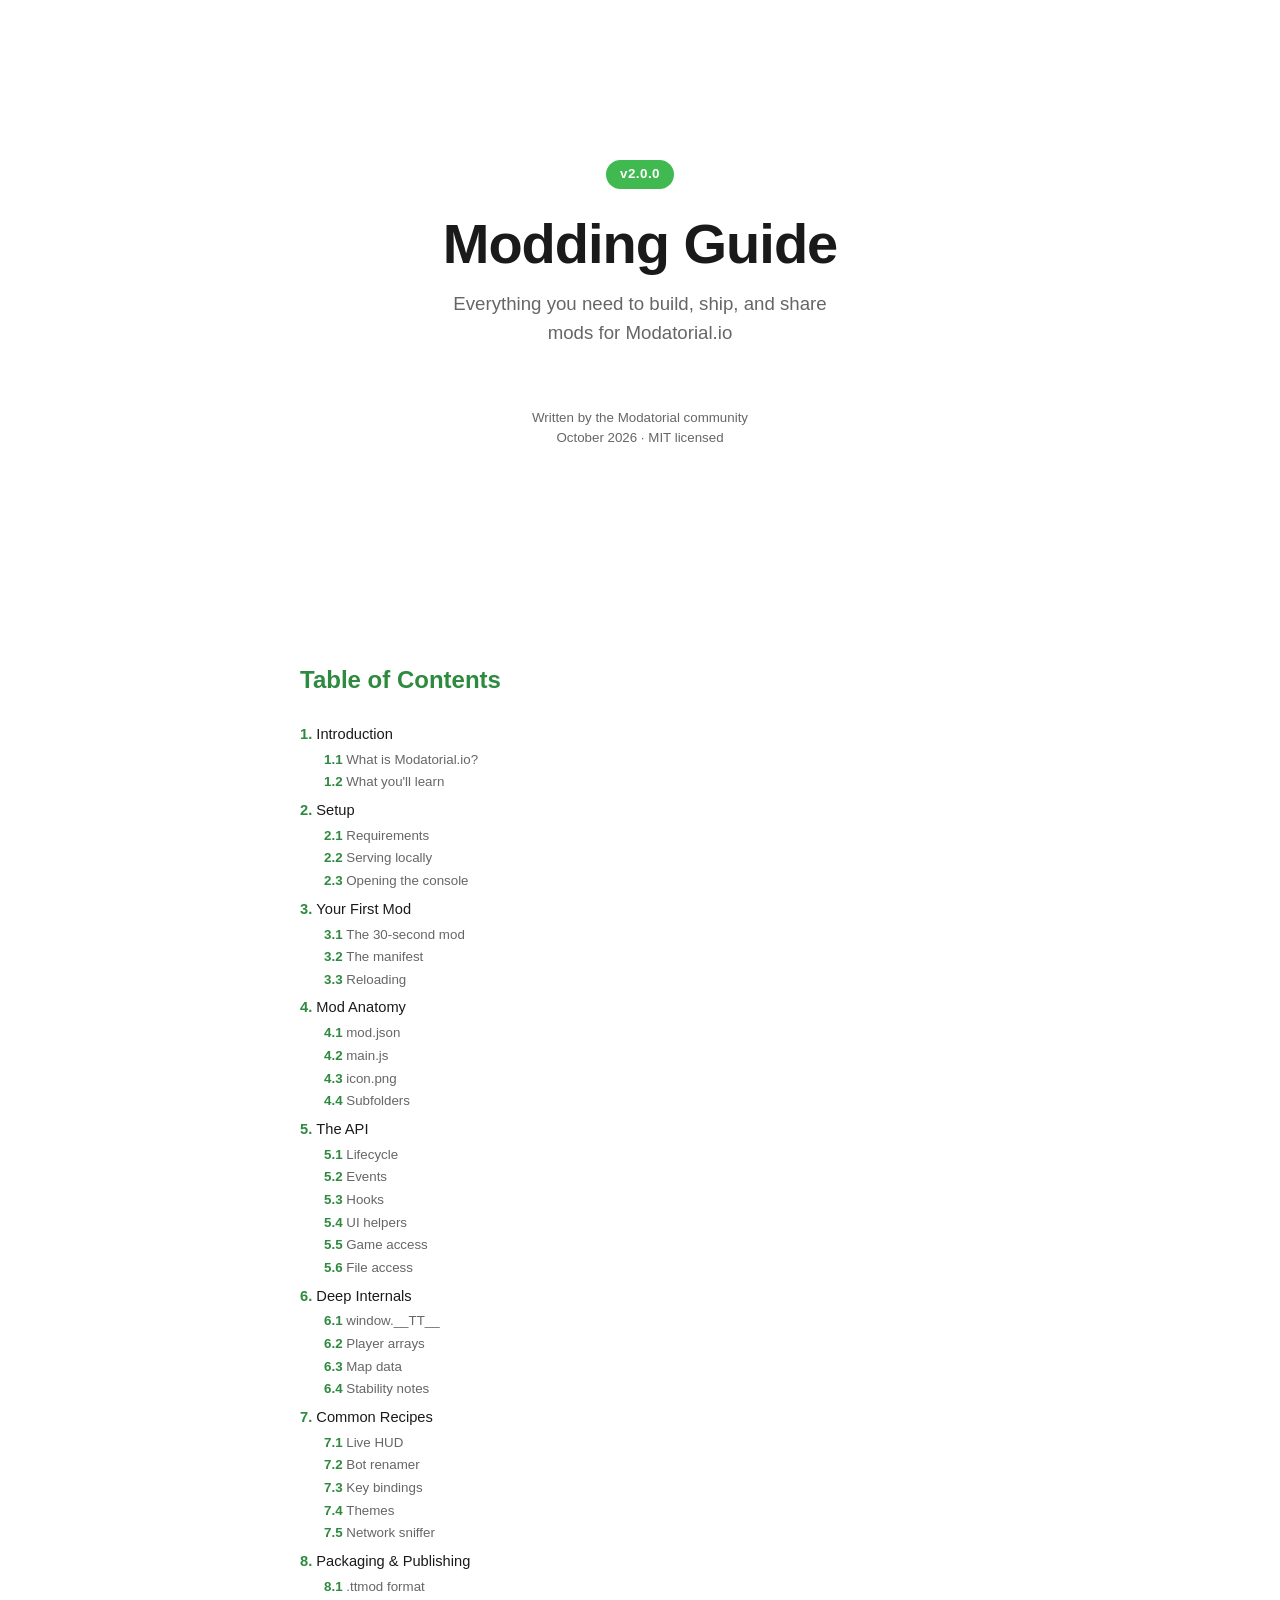
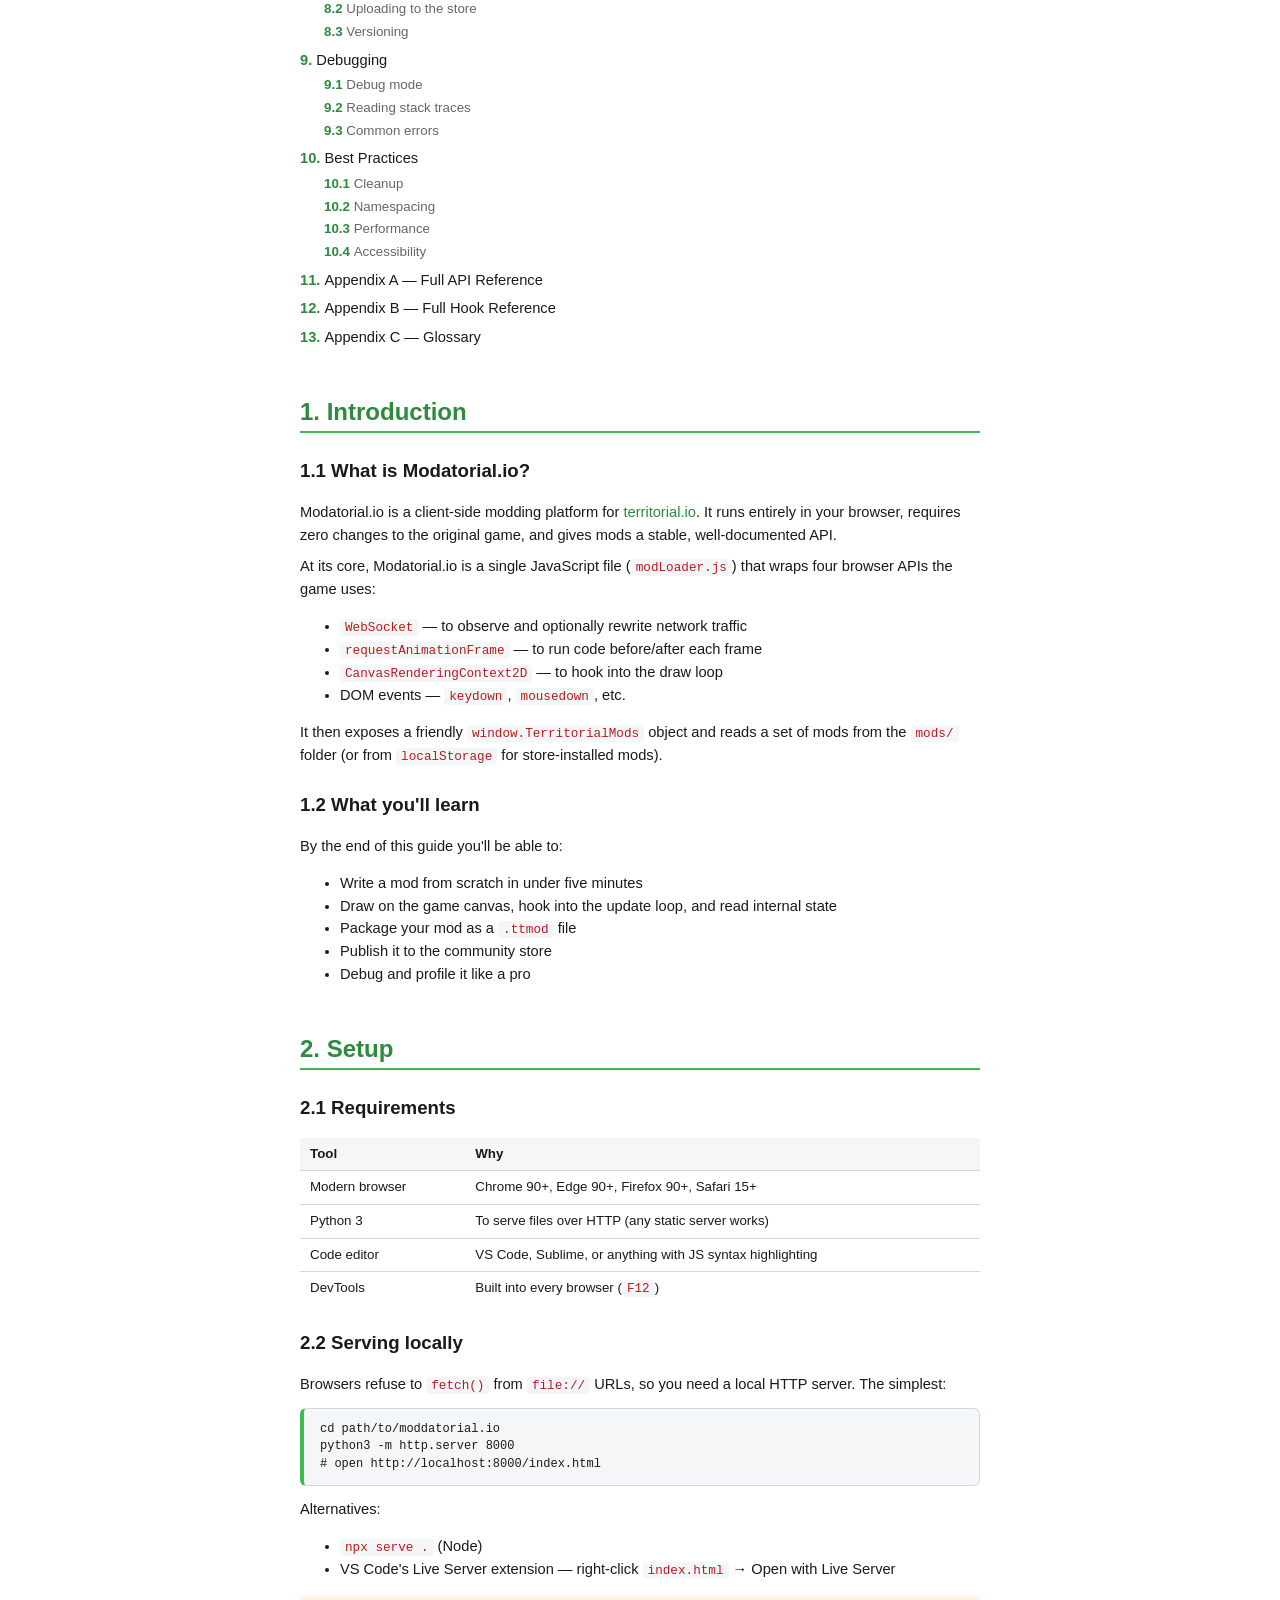
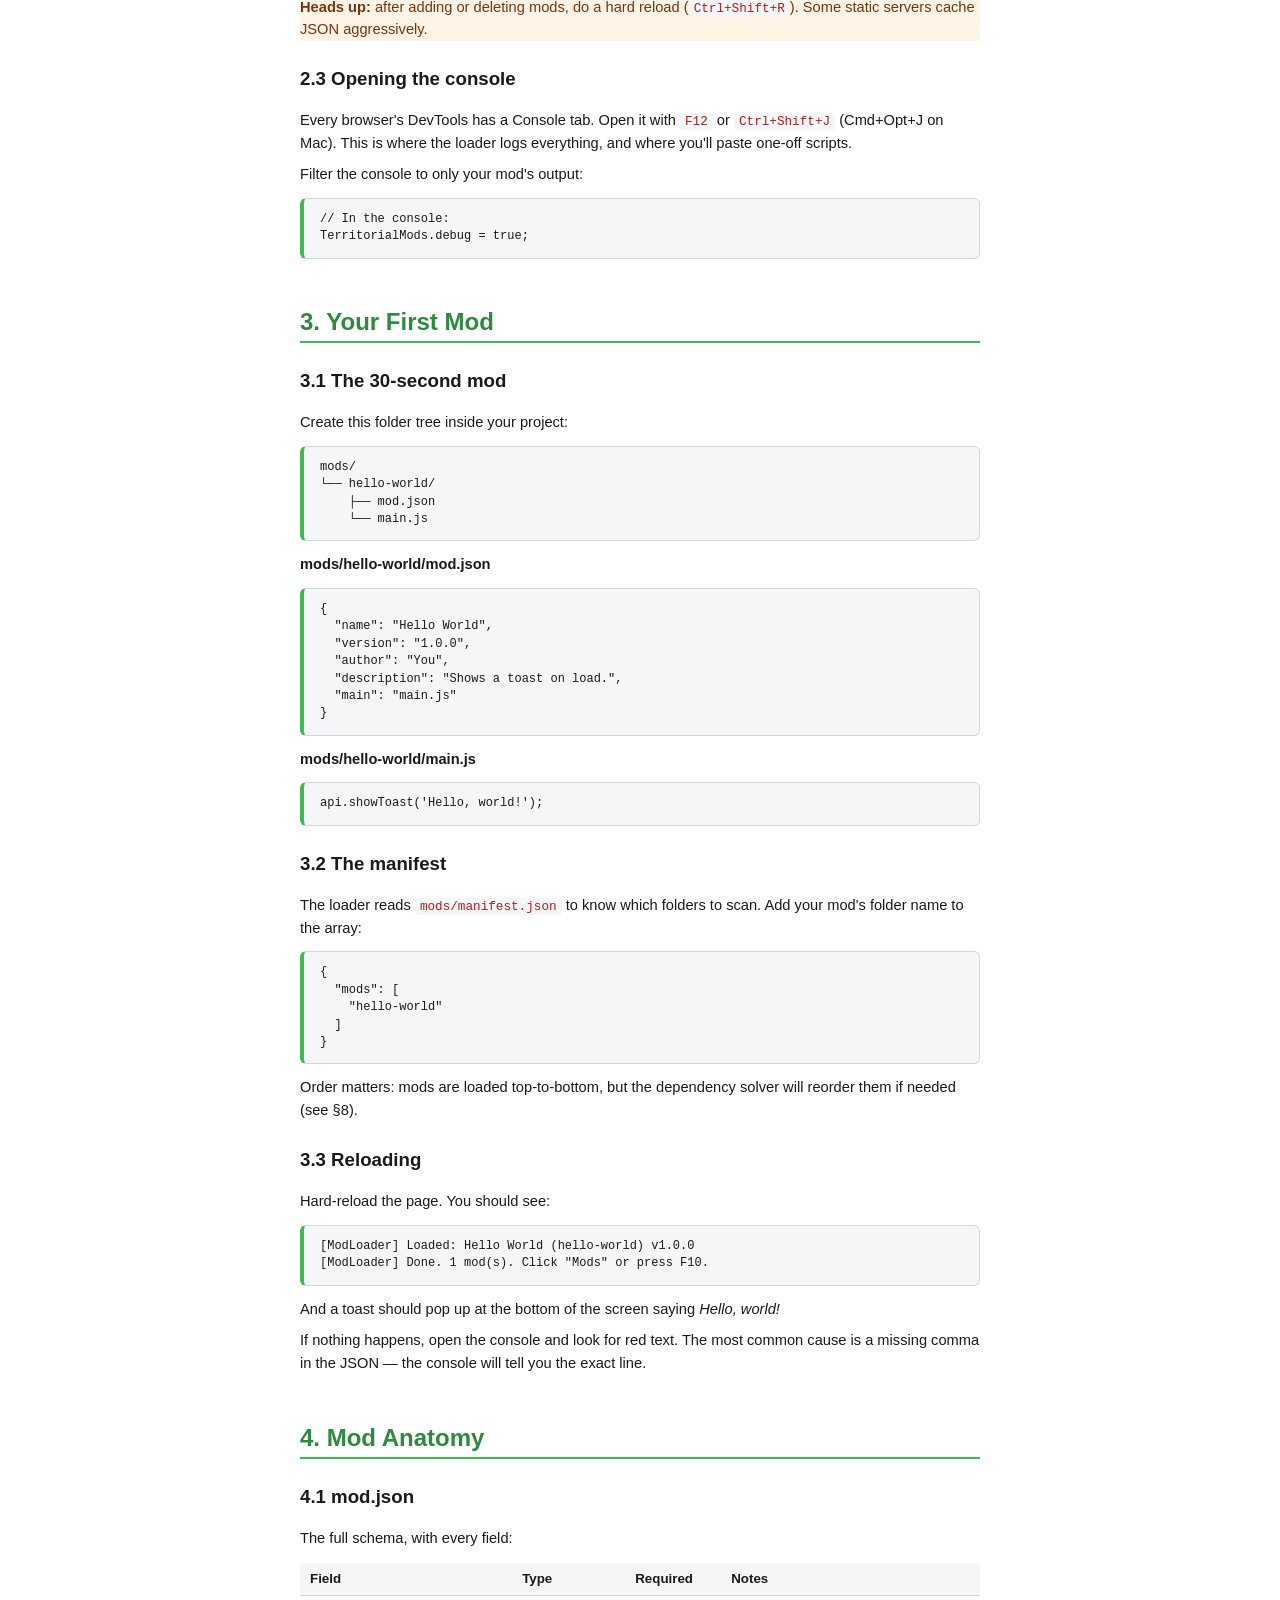
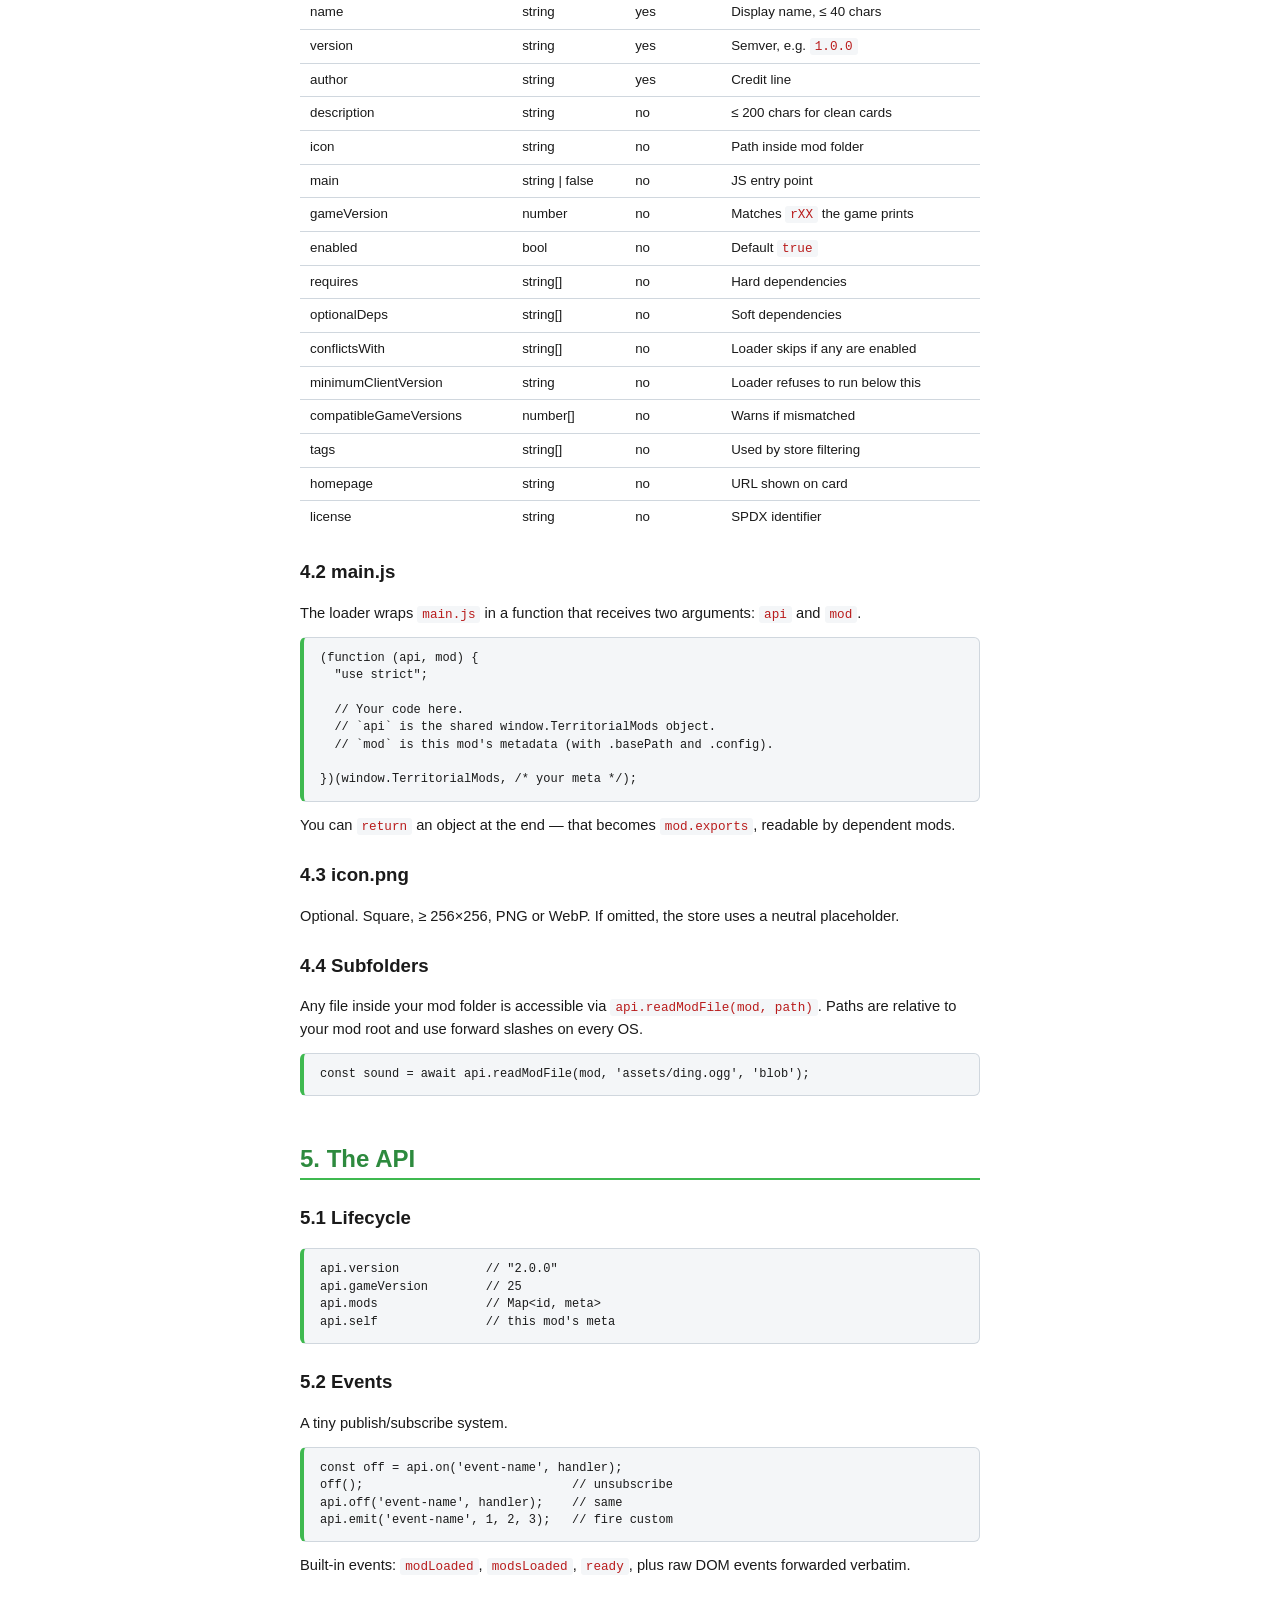
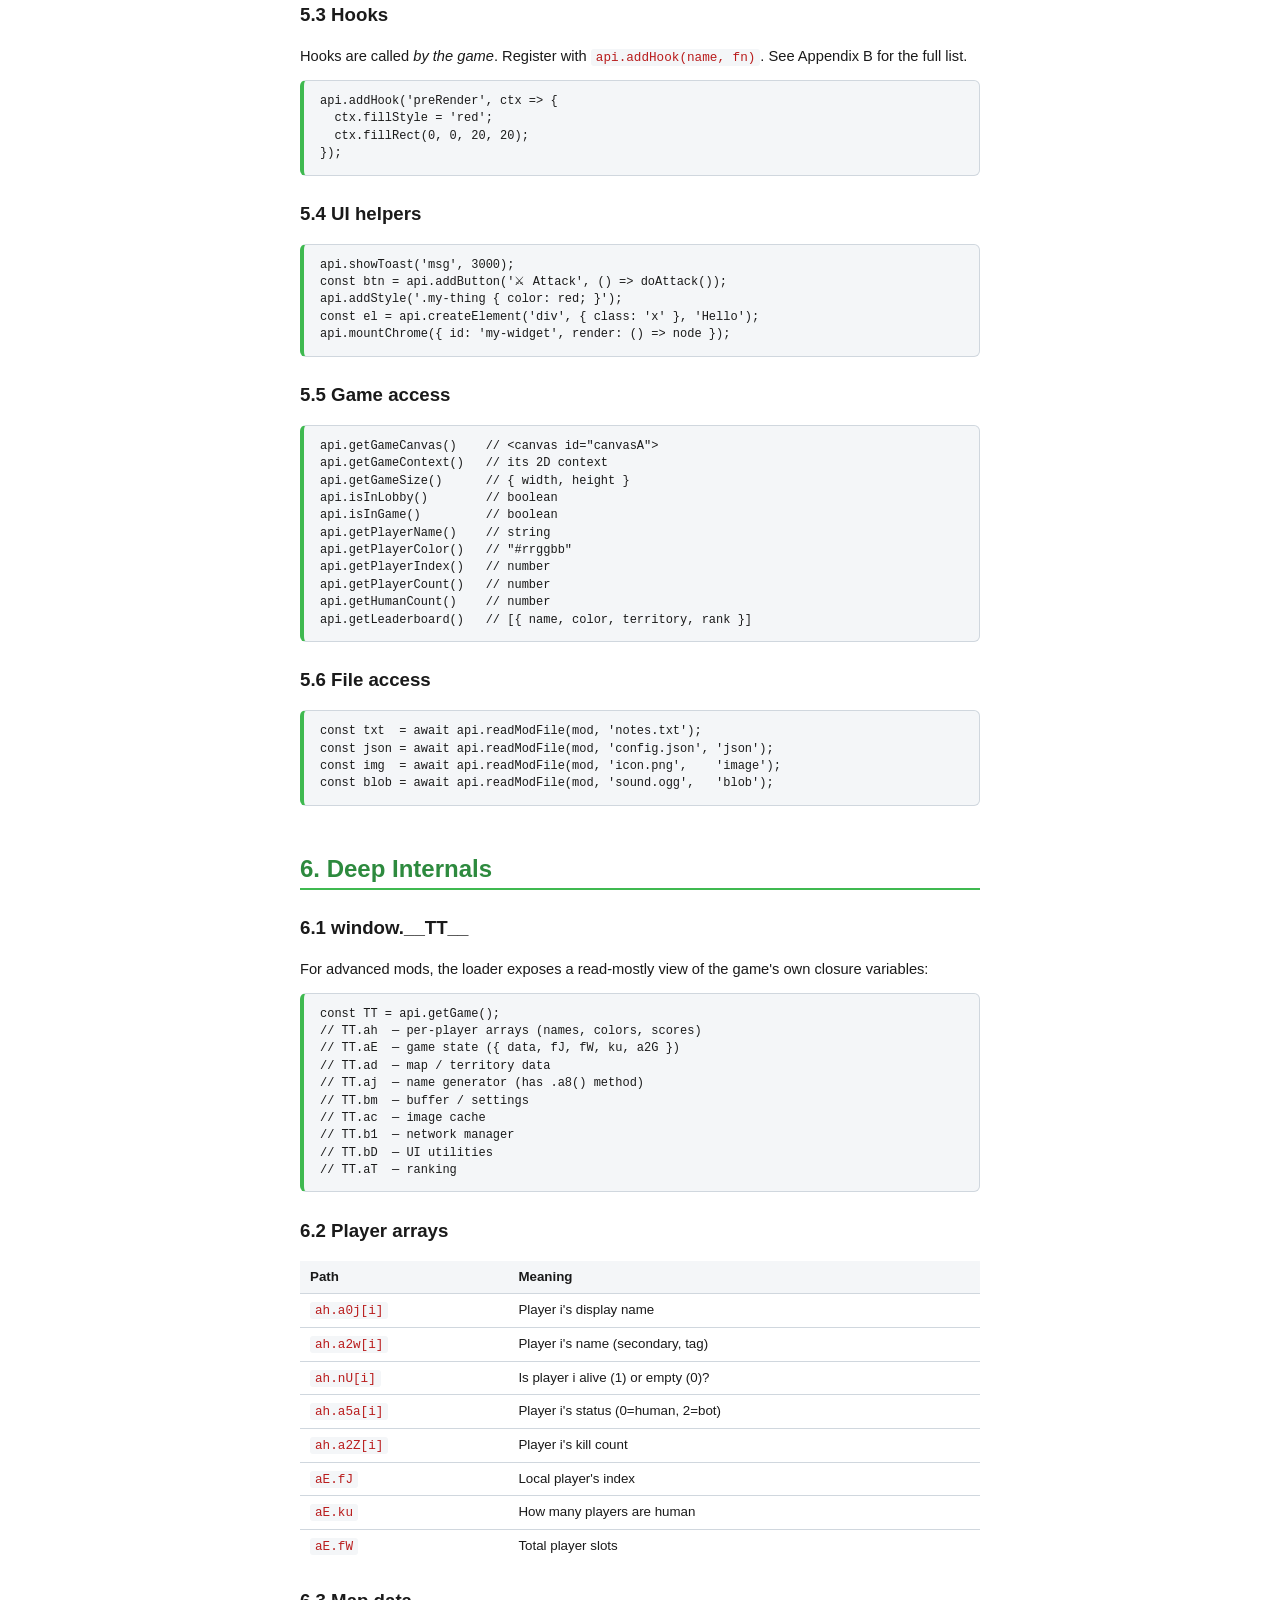
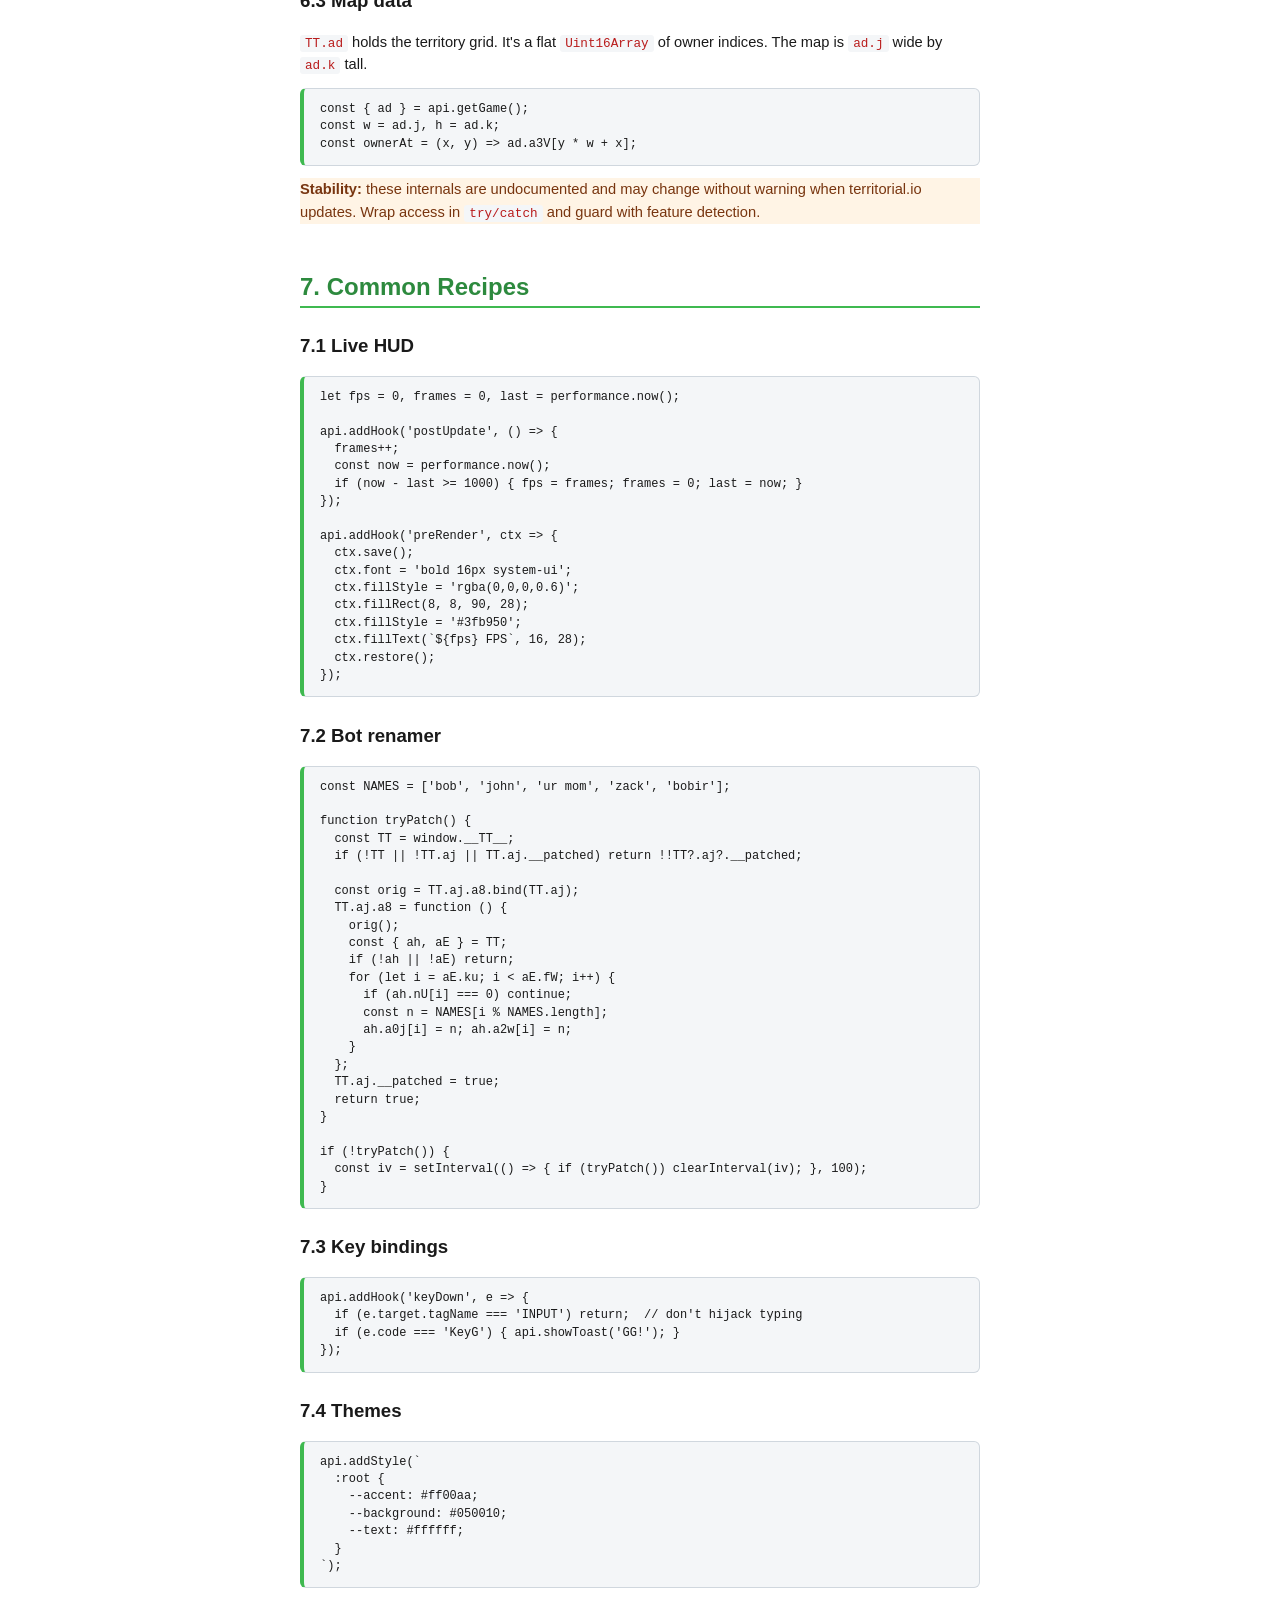
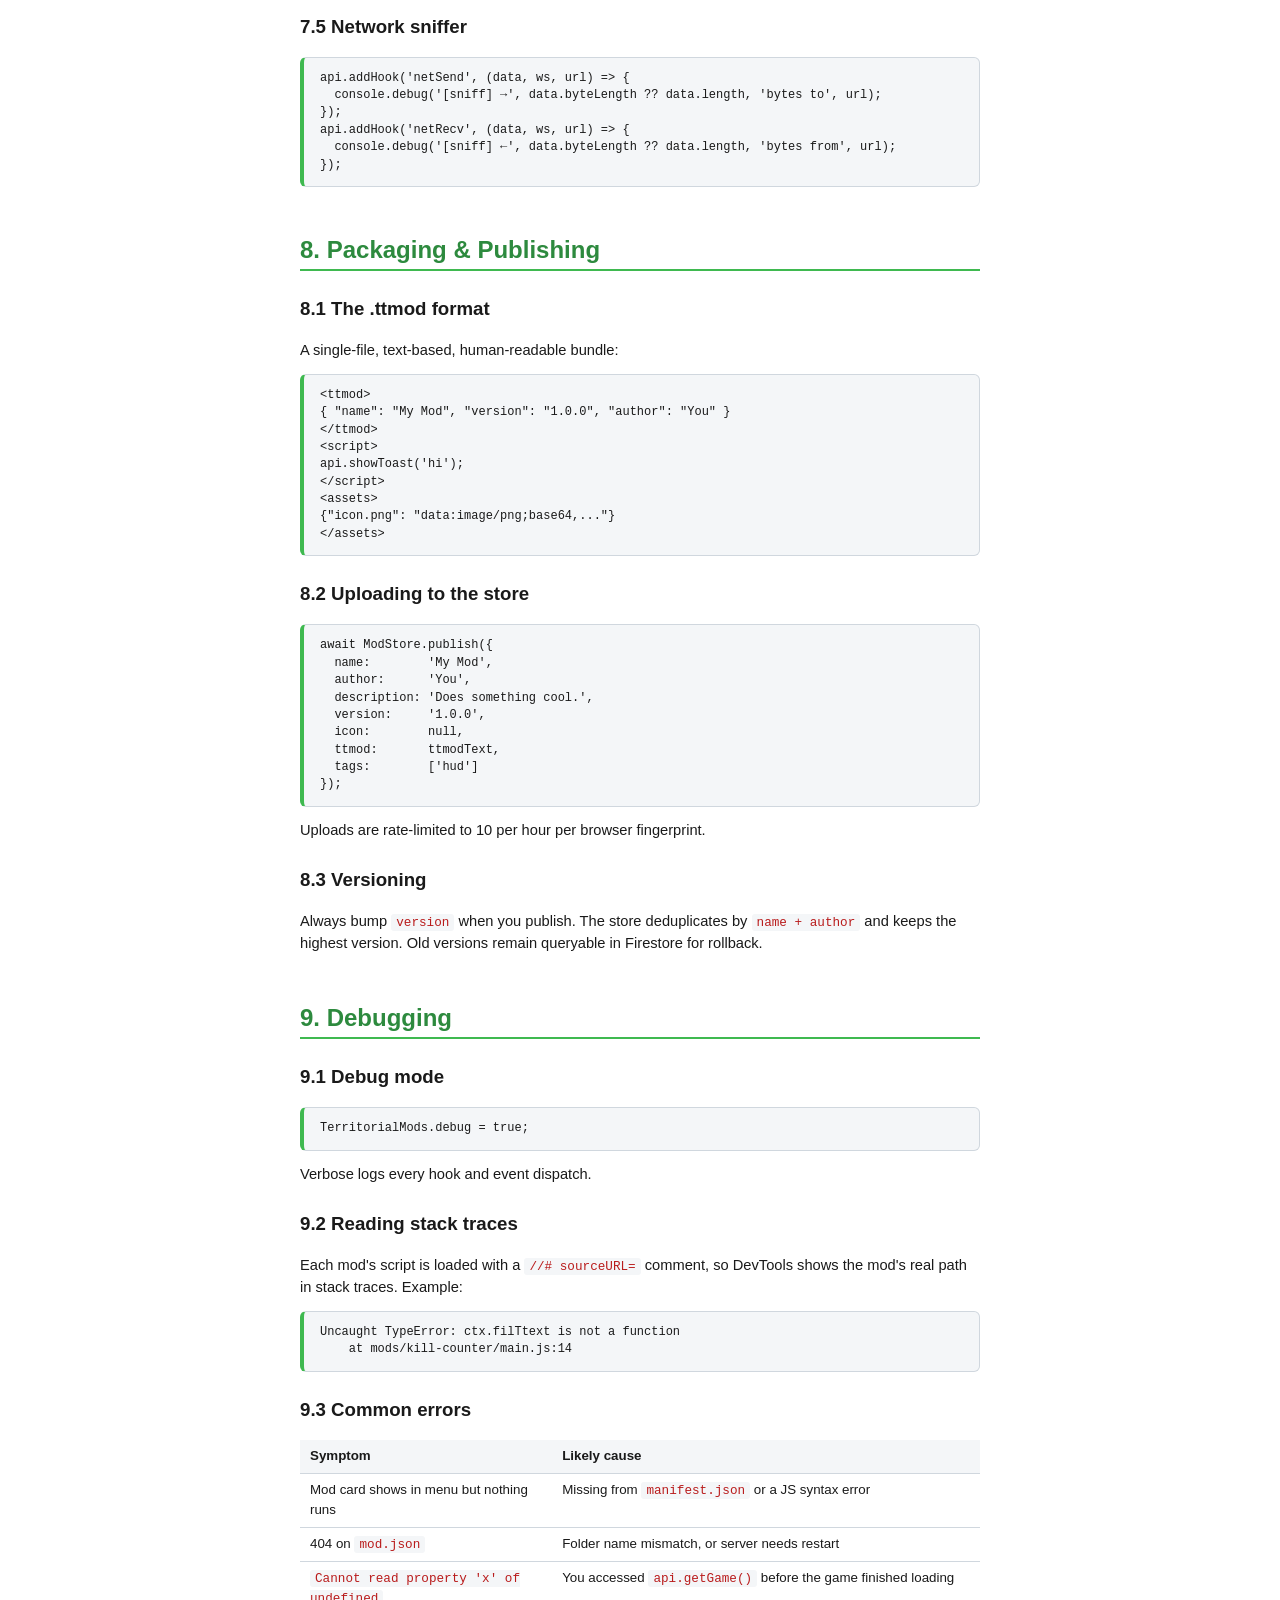
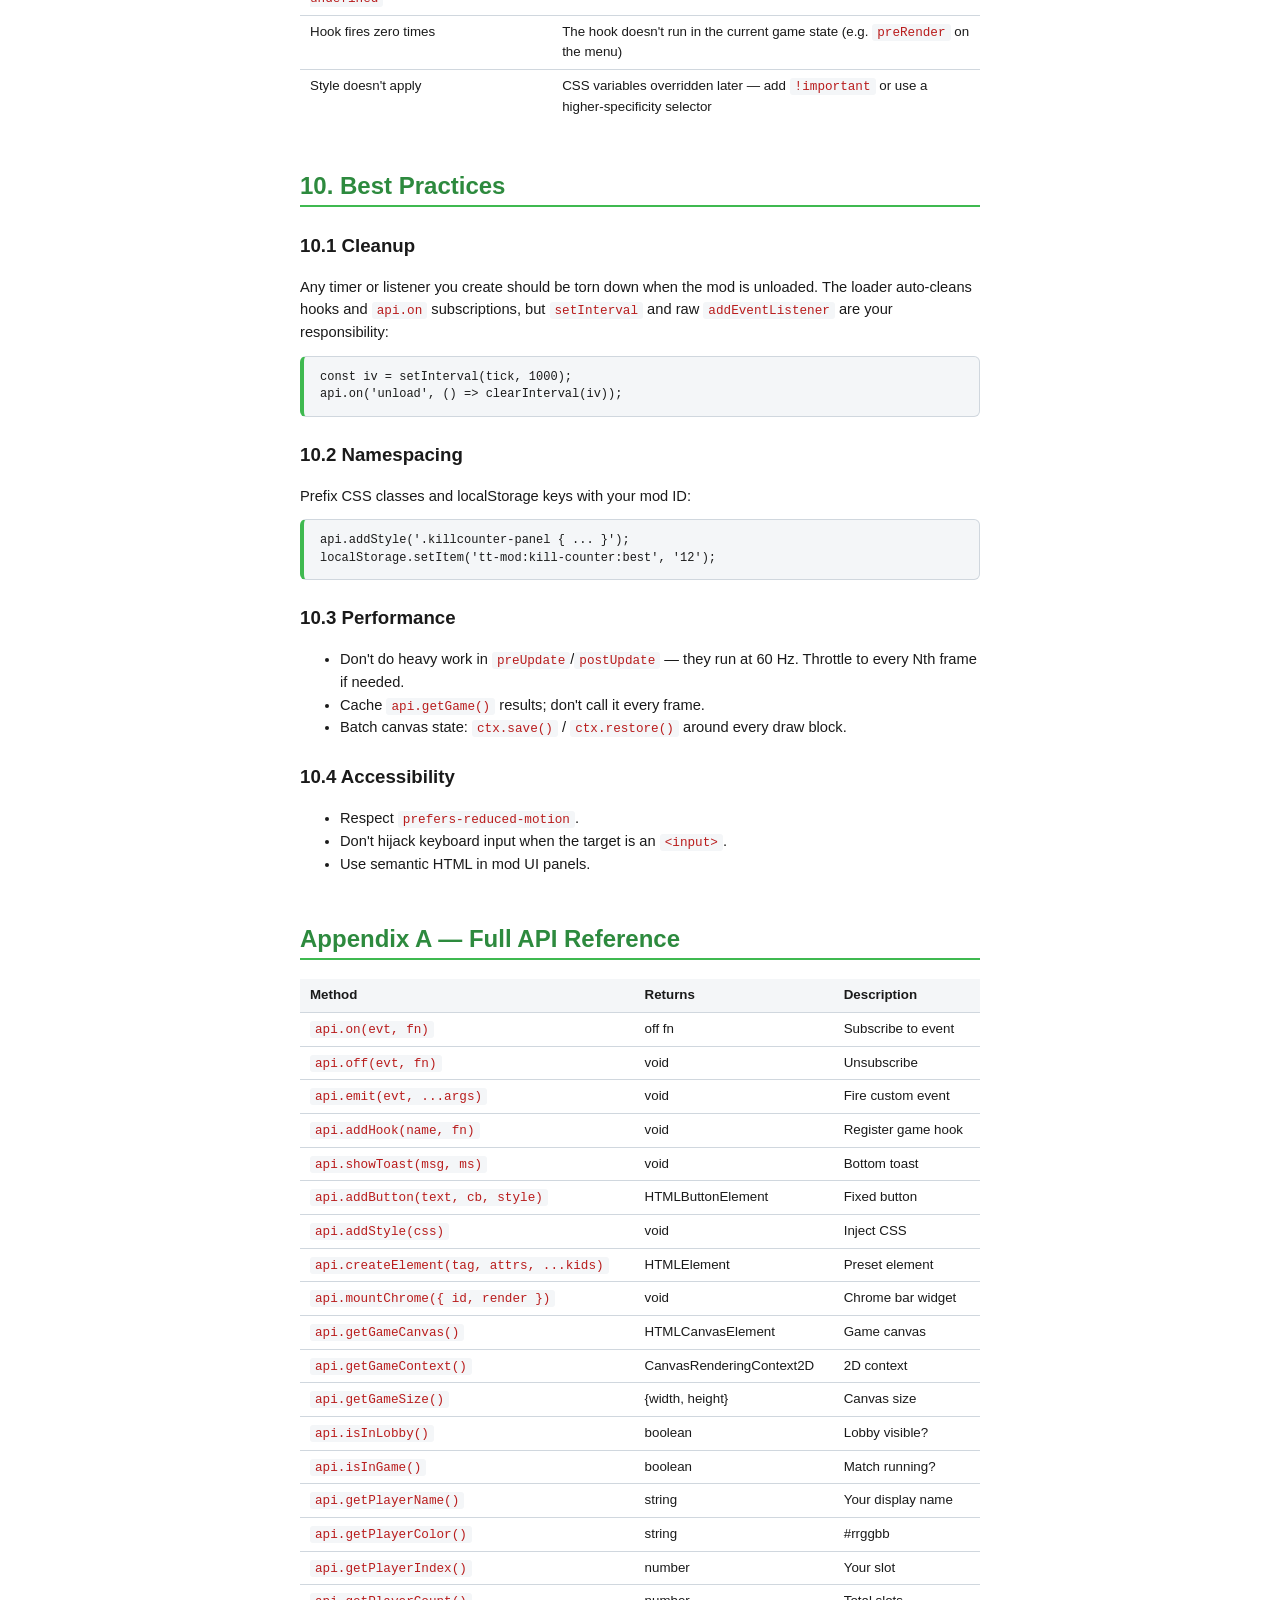
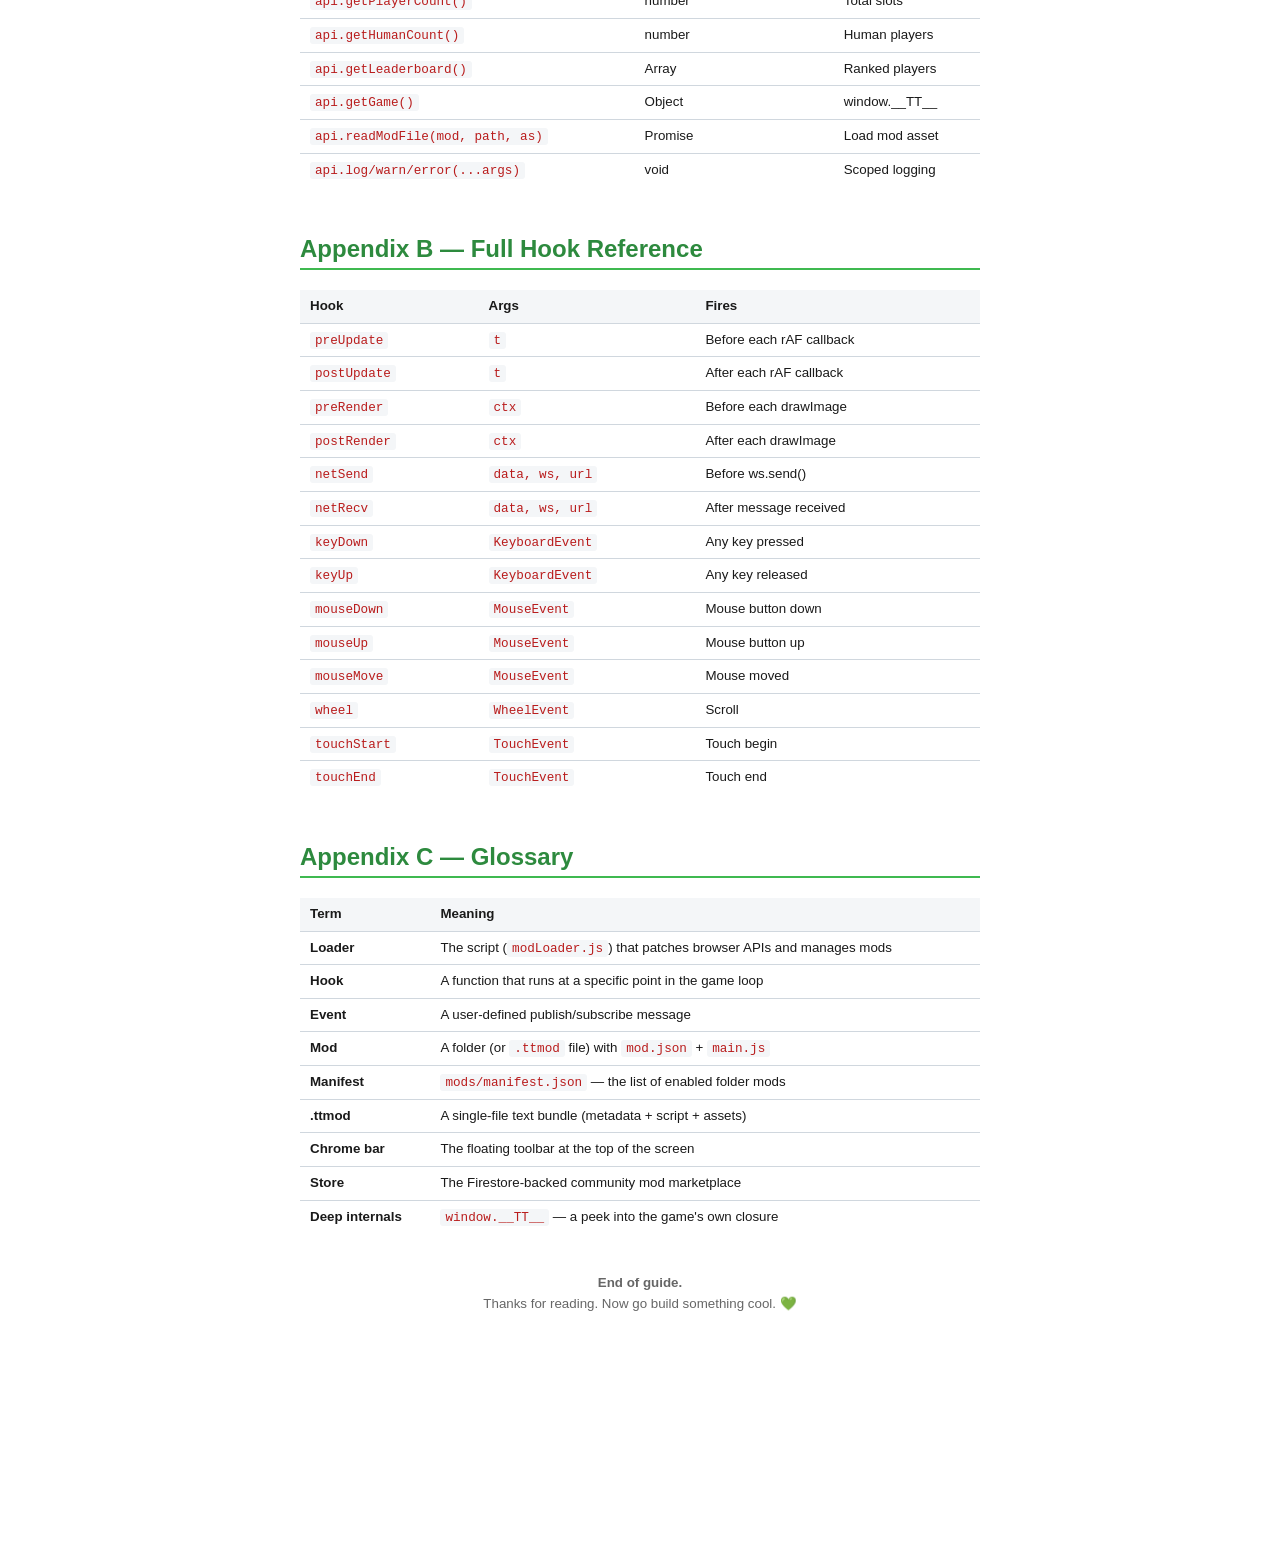
<file: docs/modding-guide.html>
<!doctype html>
<html lang="en">
<head>
<meta charset="utf-8">
<title>Modatorial.io — Modding Guide</title>
<style>
  /* ── Base ──────────────────────────────────────────── */
  :root {
    --accent: #3fb950;
    --accent-dim: #2d8a3e;
    --bg: #ffffff;
    --fg: #1a1a1a;
    --muted: #666;
    --code-bg: #f4f6f8;
    --border: #d0d7de;
  }
  * { box-sizing: border-box; }
  html, body {
    margin: 0; padding: 0;
    font-family: -apple-system, BlinkMacSystemFont, 'Segoe UI', Roboto,
                 'Helvetica Neue', Arial, sans-serif;
    font-size: 11pt;
    line-height: 1.55;
    color: var(--fg);
    background: var(--bg);
  }
  body {
    max-width: 800px;
    margin: 0 auto;
    padding: 40px 60px 80px;
  }
  h1, h2, h3, h4 { font-weight: 700; line-height: 1.25; margin-top: 1.6em; }
  h1 { font-size: 26pt; margin-top: 0; }
  h2 { font-size: 18pt; color: var(--accent-dim);
       border-bottom: 2px solid var(--accent);
       padding-bottom: 4px; margin-top: 2em; }
  h3 { font-size: 14pt; margin-top: 1.4em; }
  h4 { font-size: 12pt; margin-top: 1.2em; color: var(--muted); }
  p { margin: 0.6em 0; }
  a { color: var(--accent-dim); text-decoration: none; }
  a:hover { text-decoration: underline; }

  /* ── Code ──────────────────────────────────────────── */
  code {
    font-family: 'SF Mono', Menlo, Consolas, 'Liberation Mono', monospace;
    font-size: 9.5pt;
    background: var(--code-bg);
    padding: 1px 5px;
    border-radius: 3px;
    color: #b91c1c;
  }
  pre {
    font-family: 'SF Mono', Menlo, Consolas, monospace;
    font-size: 9pt;
    background: var(--code-bg);
    border: 1px solid var(--border);
    border-left: 4px solid var(--accent);
    border-radius: 6px;
    padding: 12px 16px;
    overflow-x: auto;
    line-height: 1.45;
    page-break-inside: avoid;
  }
  pre code { background: none; padding: 0; color: inherit; font-size: inherit; }

  /* ── Tables ────────────────────────────────────────── */
  table {
    width: 100%;
    border-collapse: collapse;
    margin: 1em 0;
    font-size: 10pt;
    page-break-inside: avoid;
  }
  th, td {
    text-align: left;
    padding: 6px 10px;
    border-bottom: 1px solid var(--border);
    vertical-align: top;
  }
  th { background: var(--code-bg); font-weight: 700; }
  tr:last-child td { border-bottom: none; }

  /* ── Callouts ──────────────────────────────────────── */
  blockquote {
    margin: 1em 0;
    padding: 10px 18px;
    background: #e8f5ec;
    border-left: 4px solid var(--accent);
    border-radius: 4px;
    color: #14532d;
  }
  blockquote p { margin: 0.3em 0; }
  .warn {
    background: #fff4e5;
    border-left-color: #f59e0b;
    color: #78350f;
  }
  .danger {
    background: #fef2f2;
    border-left-color: #ef4444;
    color: #7f1d1d;
  }

  /* ── Cover page ────────────────────────────────────── */
  .cover {
    text-align: center;
    padding: 120px 0 160px;
    page-break-after: always;
  }
  .cover .badge {
    display: inline-block;
    background: var(--accent);
    color: #fff;
    padding: 4px 14px;
    border-radius: 999px;
    font-size: 10pt;
    font-weight: 600;
    letter-spacing: 0.5px;
  }
  .cover h1 {
    font-size: 42pt;
    margin: 20px 0 8px;
    letter-spacing: -1px;
  }
  .cover .sub {
    font-size: 14pt;
    color: var(--muted);
    margin-bottom: 60px;
  }
  .cover .meta {
    font-size: 10pt;
    color: var(--muted);
  }

  /* ── TOC ──────────────────────────────────────────── */
  .toc {
    page-break-after: always;
  }
  .toc ol {
    list-style: none;
    padding-left: 0;
    counter-reset: chap;
  }
  .toc ol > li {
    counter-increment: chap;
    margin: 6px 0;
    font-size: 11pt;
  }
  .toc ol > li::before {
    content: counter(chap) ". ";
    font-weight: 700;
    color: var(--accent-dim);
  }
  .toc ol ol {
    margin: 4px 0 4px 24px;
    counter-reset: subchap;
  }
  .toc ol ol > li {
    counter-increment: subchap;
    font-size: 10pt;
    color: var(--muted);
    margin: 2px 0;
  }
  .toc ol ol > li::before {
    content: counter(chap) "." counter(subchap) " ";
  }

  /* ── Chapters ──────────────────────────────────────── */
  .chapter {
    page-break-before: always;
  }
  .chapter:first-of-type { page-break-before: auto; }

  /* ── Print overrides ──────────────────────────────── */
  @media print {
    body { padding: 0; max-width: none; font-size: 10.5pt; }
    a { color: var(--fg); text-decoration: none; }
    pre, table, blockquote { page-break-inside: avoid; }
    h2, h3 { page-break-after: avoid; }
    @page {
      size: A4;
      margin: 20mm 18mm;
    }
  }
</style>
</head>
<body>

<!-- ══════════════════════════════════════════════════════ -->
<!-- COVER                                                   -->
<!-- ══════════════════════════════════════════════════════ -->
<section class="cover">
  <span class="badge">v2.0.0</span>
  <h1>Modding Guide</h1>
  <p class="sub">Everything you need to build, ship, and share<br>mods for Modatorial.io</p>
  <p class="meta">
    Written by the Modatorial community<br>
    October 2026 · MIT licensed
  </p>
</section>

<!-- ══════════════════════════════════════════════════════ -->
<!-- TOC                                                     -->
<!-- ══════════════════════════════════════════════════════ -->
<section class="toc">
  <h2 style="border: none; margin-bottom: 1em;">Table of Contents</h2>
  <ol>
    <li>Introduction
      <ol><li>What is Modatorial.io?</li><li>What you'll learn</li></ol>
    </li>
    <li>Setup
      <ol><li>Requirements</li><li>Serving locally</li><li>Opening the console</li></ol>
    </li>
    <li>Your First Mod
      <ol><li>The 30-second mod</li><li>The manifest</li><li>Reloading</li></ol>
    </li>
    <li>Mod Anatomy
      <ol><li>mod.json</li><li>main.js</li><li>icon.png</li><li>Subfolders</li></ol>
    </li>
    <li>The API
      <ol><li>Lifecycle</li><li>Events</li><li>Hooks</li><li>UI helpers</li><li>Game access</li><li>File access</li></ol>
    </li>
    <li>Deep Internals
      <ol><li>window.__TT__</li><li>Player arrays</li><li>Map data</li><li>Stability notes</li></ol>
    </li>
    <li>Common Recipes
      <ol><li>Live HUD</li><li>Bot renamer</li><li>Key bindings</li><li>Themes</li><li>Network sniffer</li></ol>
    </li>
    <li>Packaging &amp; Publishing
      <ol><li>.ttmod format</li><li>Uploading to the store</li><li>Versioning</li></ol>
    </li>
    <li>Debugging
      <ol><li>Debug mode</li><li>Reading stack traces</li><li>Common errors</li></ol>
    </li>
    <li>Best Practices
      <ol><li>Cleanup</li><li>Namespacing</li><li>Performance</li><li>Accessibility</li></ol>
    </li>
    <li>Appendix A — Full API Reference</li>
    <li>Appendix B — Full Hook Reference</li>
    <li>Appendix C — Glossary</li>
  </ol>
</section>

<!-- ══════════════════════════════════════════════════════ -->
<!-- CH 1                                                    -->
<!-- ══════════════════════════════════════════════════════ -->
<section class="chapter">
<h2>1. Introduction</h2>

<h3>1.1 What is Modatorial.io?</h3>
<p>
  Modatorial.io is a client-side modding platform for
  <a href="https://territorial.io">territorial.io</a>. It runs entirely in
  your browser, requires zero changes to the original game, and gives mods a
  stable, well-documented API.
</p>
<p>
  At its core, Modatorial.io is a single JavaScript file
  (<code>modLoader.js</code>) that wraps four browser APIs the game uses:
</p>
<ul>
  <li><code>WebSocket</code> — to observe and optionally rewrite network traffic</li>
  <li><code>requestAnimationFrame</code> — to run code before/after each frame</li>
  <li><code>CanvasRenderingContext2D</code> — to hook into the draw loop</li>
  <li>DOM events — <code>keydown</code>, <code>mousedown</code>, etc.</li>
</ul>
<p>
  It then exposes a friendly <code>window.TerritorialMods</code> object and
  reads a set of mods from the <code>mods/</code> folder (or from
  <code>localStorage</code> for store-installed mods).
</p>

<h3>1.2 What you'll learn</h3>
<p>By the end of this guide you'll be able to:</p>
<ul>
  <li>Write a mod from scratch in under five minutes</li>
  <li>Draw on the game canvas, hook into the update loop, and read internal state</li>
  <li>Package your mod as a <code>.ttmod</code> file</li>
  <li>Publish it to the community store</li>
  <li>Debug and profile it like a pro</li>
</ul>
</section>

<!-- ══════════════════════════════════════════════════════ -->
<!-- CH 2                                                    -->
<!-- ══════════════════════════════════════════════════════ -->
<section class="chapter">
<h2>2. Setup</h2>

<h3>2.1 Requirements</h3>
<table>
  <tr><th>Tool</th><th>Why</th></tr>
  <tr><td>Modern browser</td><td>Chrome 90+, Edge 90+, Firefox 90+, Safari 15+</td></tr>
  <tr><td>Python 3</td><td>To serve files over HTTP (any static server works)</td></tr>
  <tr><td>Code editor</td><td>VS Code, Sublime, or anything with JS syntax highlighting</td></tr>
  <tr><td>DevTools</td><td>Built into every browser (<code>F12</code>)</td></tr>
</table>

<h3>2.2 Serving locally</h3>
<p>
  Browsers refuse to <code>fetch()</code> from <code>file://</code> URLs, so
  you need a local HTTP server. The simplest:
</p>
<pre><code>cd path/to/moddatorial.io
python3 -m http.server 8000
# open http://localhost:8000/index.html</code></pre>
<p>Alternatives:</p>
<ul>
  <li><code>npx serve .</code> (Node)</li>
  <li>VS Code's Live Server extension — right-click <code>index.html</code> → Open with Live Server</li>
</ul>

<div class="callout warn">
  <strong>Heads up:</strong> after adding or deleting mods, do a hard reload
  (<code>Ctrl+Shift+R</code>). Some static servers cache JSON aggressively.
</div>

<h3>2.3 Opening the console</h3>
<p>
  Every browser's DevTools has a Console tab. Open it with <code>F12</code>
  or <code>Ctrl+Shift+J</code> (Cmd+Opt+J on Mac). This is where the loader
  logs everything, and where you'll paste one-off scripts.
</p>
<p>Filter the console to only your mod's output:</p>
<pre><code>// In the console:
TerritorialMods.debug = true;</code></pre>
</section>

<!-- ══════════════════════════════════════════════════════ -->
<!-- CH 3                                                    -->
<!-- ══════════════════════════════════════════════════════ -->
<section class="chapter">
<h2>3. Your First Mod</h2>

<h3>3.1 The 30-second mod</h3>
<p>Create this folder tree inside your project:</p>
<pre><code>mods/
└── hello-world/
    ├── mod.json
    └── main.js</code></pre>

<p><strong>mods/hello-world/mod.json</strong></p>
<pre><code>{
  "name": "Hello World",
  "version": "1.0.0",
  "author": "You",
  "description": "Shows a toast on load.",
  "main": "main.js"
}</code></pre>

<p><strong>mods/hello-world/main.js</strong></p>
<pre><code>api.showToast('Hello, world!');</code></pre>

<h3>3.2 The manifest</h3>
<p>
  The loader reads <code>mods/manifest.json</code> to know which folders to
  scan. Add your mod's folder name to the array:
</p>
<pre><code>{
  "mods": [
    "hello-world"
  ]
}</code></pre>
<p>
  Order matters: mods are loaded top-to-bottom, but the dependency solver
  will reorder them if needed (see §8).
</p>

<h3>3.3 Reloading</h3>
<p>Hard-reload the page. You should see:</p>
<pre><code>[ModLoader] Loaded: Hello World (hello-world) v1.0.0
[ModLoader] Done. 1 mod(s). Click "Mods" or press F10.</code></pre>
<p>
  And a toast should pop up at the bottom of the screen saying
  <em>Hello, world!</em>
</p>
<p>
  If nothing happens, open the console and look for red text. The most common
  cause is a missing comma in the JSON — the console will tell you the exact
  line.
</p>
</section>

<!-- ══════════════════════════════════════════════════════ -->
<!-- CH 4                                                    -->
<!-- ══════════════════════════════════════════════════════ -->
<section class="chapter">
<h2>4. Mod Anatomy</h2>

<h3>4.1 mod.json</h3>
<p>The full schema, with every field:</p>
<table>
  <tr><th>Field</th><th>Type</th><th>Required</th><th>Notes</th></tr>
  <tr><td>name</td><td>string</td><td>yes</td><td>Display name, ≤ 40 chars</td></tr>
  <tr><td>version</td><td>string</td><td>yes</td><td>Semver, e.g. <code>1.0.0</code></td></tr>
  <tr><td>author</td><td>string</td><td>yes</td><td>Credit line</td></tr>
  <tr><td>description</td><td>string</td><td>no</td><td>≤ 200 chars for clean cards</td></tr>
  <tr><td>icon</td><td>string</td><td>no</td><td>Path inside mod folder</td></tr>
  <tr><td>main</td><td>string | false</td><td>no</td><td>JS entry point</td></tr>
  <tr><td>gameVersion</td><td>number</td><td>no</td><td>Matches <code>rXX</code> the game prints</td></tr>
  <tr><td>enabled</td><td>bool</td><td>no</td><td>Default <code>true</code></td></tr>
  <tr><td>requires</td><td>string[]</td><td>no</td><td>Hard dependencies</td></tr>
  <tr><td>optionalDeps</td><td>string[]</td><td>no</td><td>Soft dependencies</td></tr>
  <tr><td>conflictsWith</td><td>string[]</td><td>no</td><td>Loader skips if any are enabled</td></tr>
  <tr><td>minimumClientVersion</td><td>string</td><td>no</td><td>Loader refuses to run below this</td></tr>
  <tr><td>compatibleGameVersions</td><td>number[]</td><td>no</td><td>Warns if mismatched</td></tr>
  <tr><td>tags</td><td>string[]</td><td>no</td><td>Used by store filtering</td></tr>
  <tr><td>homepage</td><td>string</td><td>no</td><td>URL shown on card</td></tr>
  <tr><td>license</td><td>string</td><td>no</td><td>SPDX identifier</td></tr>
</table>

<h3>4.2 main.js</h3>
<p>
  The loader wraps <code>main.js</code> in a function that receives two
  arguments: <code>api</code> and <code>mod</code>.
</p>
<pre><code>(function (api, mod) {
  "use strict";

  // Your code here.
  // `api` is the shared window.TerritorialMods object.
  // `mod` is this mod's metadata (with .basePath and .config).

})(window.TerritorialMods, /* your meta */);</code></pre>
<p>
  You can <code>return</code> an object at the end — that becomes
  <code>mod.exports</code>, readable by dependent mods.
</p>

<h3>4.3 icon.png</h3>
<p>
  Optional. Square, ≥ 256×256, PNG or WebP. If omitted, the store uses a
  neutral placeholder.
</p>

<h3>4.4 Subfolders</h3>
<p>
  Any file inside your mod folder is accessible via
  <code>api.readModFile(mod, path)</code>. Paths are relative to your mod
  root and use forward slashes on every OS.
</p>
<pre><code>const sound = await api.readModFile(mod, 'assets/ding.ogg', 'blob');</code></pre>
</section>

<!-- ══════════════════════════════════════════════════════ -->
<!-- CH 5                                                    -->
<!-- ══════════════════════════════════════════════════════ -->
<section class="chapter">
<h2>5. The API</h2>

<h3>5.1 Lifecycle</h3>
<pre><code>api.version            // "2.0.0"
api.gameVersion        // 25
api.mods               // Map&lt;id, meta&gt;
api.self               // this mod's meta</code></pre>

<h3>5.2 Events</h3>
<p>A tiny publish/subscribe system.</p>
<pre><code>const off = api.on('event-name', handler);
off();                             // unsubscribe
api.off('event-name', handler);    // same
api.emit('event-name', 1, 2, 3);   // fire custom</code></pre>
<p>Built-in events: <code>modLoaded</code>, <code>modsLoaded</code>,
<code>ready</code>, plus raw DOM events forwarded verbatim.</p>

<h3>5.3 Hooks</h3>
<p>
  Hooks are called <em>by the game</em>. Register with
  <code>api.addHook(name, fn)</code>. See Appendix B for the full list.
</p>
<pre><code>api.addHook('preRender', ctx =&gt; {
  ctx.fillStyle = 'red';
  ctx.fillRect(0, 0, 20, 20);
});</code></pre>

<h3>5.4 UI helpers</h3>
<pre><code>api.showToast('msg', 3000);
const btn = api.addButton('⚔ Attack', () =&gt; doAttack());
api.addStyle('.my-thing { color: red; }');
const el = api.createElement('div', { class: 'x' }, 'Hello');
api.mountChrome({ id: 'my-widget', render: () =&gt; node });</code></pre>

<h3>5.5 Game access</h3>
<pre><code>api.getGameCanvas()    // &lt;canvas id="canvasA"&gt;
api.getGameContext()   // its 2D context
api.getGameSize()      // { width, height }
api.isInLobby()        // boolean
api.isInGame()         // boolean
api.getPlayerName()    // string
api.getPlayerColor()   // "#rrggbb"
api.getPlayerIndex()   // number
api.getPlayerCount()   // number
api.getHumanCount()    // number
api.getLeaderboard()   // [{ name, color, territory, rank }]</code></pre>

<h3>5.6 File access</h3>
<pre><code>const txt  = await api.readModFile(mod, 'notes.txt');
const json = await api.readModFile(mod, 'config.json', 'json');
const img  = await api.readModFile(mod, 'icon.png',    'image');
const blob = await api.readModFile(mod, 'sound.ogg',   'blob');</code></pre>
</section>

<!-- ══════════════════════════════════════════════════════ -->
<!-- CH 6                                                    -->
<!-- ══════════════════════════════════════════════════════ -->
<section class="chapter">
<h2>6. Deep Internals</h2>

<h3>6.1 window.__TT__</h3>
<p>
  For advanced mods, the loader exposes a read-mostly view of the game's
  own closure variables:
</p>
<pre><code>const TT = api.getGame();
// TT.ah  — per-player arrays (names, colors, scores)
// TT.aE  — game state ({ data, fJ, fW, ku, a2G })
// TT.ad  — map / territory data
// TT.aj  — name generator (has .a8() method)
// TT.bm  — buffer / settings
// TT.ac  — image cache
// TT.b1  — network manager
// TT.bD  — UI utilities
// TT.aT  — ranking</code></pre>

<h3>6.2 Player arrays</h3>
<table>
  <tr><th>Path</th><th>Meaning</th></tr>
  <tr><td><code>ah.a0j[i]</code></td><td>Player i's display name</td></tr>
  <tr><td><code>ah.a2w[i]</code></td><td>Player i's name (secondary, tag)</td></tr>
  <tr><td><code>ah.nU[i]</code></td><td>Is player i alive (1) or empty (0)?</td></tr>
  <tr><td><code>ah.a5a[i]</code></td><td>Player i's status (0=human, 2=bot)</td></tr>
  <tr><td><code>ah.a2Z[i]</code></td><td>Player i's kill count</td></tr>
  <tr><td><code>aE.fJ</code></td><td>Local player's index</td></tr>
  <tr><td><code>aE.ku</code></td><td>How many players are human</td></tr>
  <tr><td><code>aE.fW</code></td><td>Total player slots</td></tr>
</table>

<h3>6.3 Map data</h3>
<p>
  <code>TT.ad</code> holds the territory grid. It's a flat
  <code>Uint16Array</code> of owner indices. The map is
  <code>ad.j</code> wide by <code>ad.k</code> tall.
</p>
<pre><code>const { ad } = api.getGame();
const w = ad.j, h = ad.k;
const ownerAt = (x, y) =&gt; ad.a3V[y * w + x];</code></pre>

<div class="callout warn">
  <strong>Stability:</strong> these internals are undocumented and may change
  without warning when territorial.io updates. Wrap access in
  <code>try/catch</code> and guard with feature detection.
</div>
</section>

<!-- ══════════════════════════════════════════════════════ -->
<!-- CH 7                                                    -->
<!-- ══════════════════════════════════════════════════════ -->
<section class="chapter">
<h2>7. Common Recipes</h2>

<h3>7.1 Live HUD</h3>
<pre><code>let fps = 0, frames = 0, last = performance.now();

api.addHook('postUpdate', () =&gt; {
  frames++;
  const now = performance.now();
  if (now - last &gt;= 1000) { fps = frames; frames = 0; last = now; }
});

api.addHook('preRender', ctx =&gt; {
  ctx.save();
  ctx.font = 'bold 16px system-ui';
  ctx.fillStyle = 'rgba(0,0,0,0.6)';
  ctx.fillRect(8, 8, 90, 28);
  ctx.fillStyle = '#3fb950';
  ctx.fillText(`${fps} FPS`, 16, 28);
  ctx.restore();
});</code></pre>

<h3>7.2 Bot renamer</h3>
<pre><code>const NAMES = ['bob', 'john', 'ur mom', 'zack', 'bobir'];

function tryPatch() {
  const TT = window.__TT__;
  if (!TT || !TT.aj || TT.aj.__patched) return !!TT?.aj?.__patched;

  const orig = TT.aj.a8.bind(TT.aj);
  TT.aj.a8 = function () {
    orig();
    const { ah, aE } = TT;
    if (!ah || !aE) return;
    for (let i = aE.ku; i &lt; aE.fW; i++) {
      if (ah.nU[i] === 0) continue;
      const n = NAMES[i % NAMES.length];
      ah.a0j[i] = n; ah.a2w[i] = n;
    }
  };
  TT.aj.__patched = true;
  return true;
}

if (!tryPatch()) {
  const iv = setInterval(() =&gt; { if (tryPatch()) clearInterval(iv); }, 100);
}</code></pre>

<h3>7.3 Key bindings</h3>
<pre><code>api.addHook('keyDown', e =&gt; {
  if (e.target.tagName === 'INPUT') return;  // don't hijack typing
  if (e.code === 'KeyG') { api.showToast('GG!'); }
});</code></pre>

<h3>7.4 Themes</h3>
<pre><code>api.addStyle(`
  :root {
    --accent: #ff00aa;
    --background: #050010;
    --text: #ffffff;
  }
`);</code></pre>

<h3>7.5 Network sniffer</h3>
<pre><code>api.addHook('netSend', (data, ws, url) =&gt; {
  console.debug('[sniff] →', data.byteLength ?? data.length, 'bytes to', url);
});
api.addHook('netRecv', (data, ws, url) =&gt; {
  console.debug('[sniff] ←', data.byteLength ?? data.length, 'bytes from', url);
});</code></pre>
</section>

<!-- ══════════════════════════════════════════════════════ -->
<!-- CH 8                                                    -->
<!-- ══════════════════════════════════════════════════════ -->
<section class="chapter">
<h2>8. Packaging &amp; Publishing</h2>

<h3>8.1 The .ttmod format</h3>
<p>A single-file, text-based, human-readable bundle:</p>
<pre><code>&lt;ttmod&gt;
{ "name": "My Mod", "version": "1.0.0", "author": "You" }
&lt;/ttmod&gt;
&lt;script&gt;
api.showToast('hi');
&lt;/script&gt;
&lt;assets&gt;
{"icon.png": "data:image/png;base64,..."}
&lt;/assets&gt;</code></pre>

<h3>8.2 Uploading to the store</h3>
<pre><code>await ModStore.publish({
  name:        'My Mod',
  author:      'You',
  description: 'Does something cool.',
  version:     '1.0.0',
  icon:        null,
  ttmod:       ttmodText,
  tags:        ['hud']
});</code></pre>
<p>
  Uploads are rate-limited to 10 per hour per browser fingerprint.
</p>

<h3>8.3 Versioning</h3>
<p>
  Always bump <code>version</code> when you publish. The store deduplicates
  by <code>name + author</code> and keeps the highest version. Old versions
  remain queryable in Firestore for rollback.
</p>
</section>

<!-- ══════════════════════════════════════════════════════ -->
<!-- CH 9                                                    -->
<!-- ══════════════════════════════════════════════════════ -->
<section class="chapter">
<h2>9. Debugging</h2>

<h3>9.1 Debug mode</h3>
<pre><code>TerritorialMods.debug = true;</code></pre>
<p>Verbose logs every hook and event dispatch.</p>

<h3>9.2 Reading stack traces</h3>
<p>
  Each mod's script is loaded with a <code>//# sourceURL=</code> comment, so
  DevTools shows the mod's real path in stack traces. Example:
</p>
<pre><code>Uncaught TypeError: ctx.filTtext is not a function
    at mods/kill-counter/main.js:14</code></pre>

<h3>9.3 Common errors</h3>
<table>
  <tr><th>Symptom</th><th>Likely cause</th></tr>
  <tr><td>Mod card shows in menu but nothing runs</td><td>Missing from <code>manifest.json</code> or a JS syntax error</td></tr>
  <tr><td>404 on <code>mod.json</code></td><td>Folder name mismatch, or server needs restart</td></tr>
  <tr><td><code>Cannot read property 'x' of undefined</code></td><td>You accessed <code>api.getGame()</code> before the game finished loading</td></tr>
  <tr><td>Hook fires zero times</td><td>The hook doesn't run in the current game state (e.g. <code>preRender</code> on the menu)</td></tr>
  <tr><td>Style doesn't apply</td><td>CSS variables overridden later — add <code>!important</code> or use a higher-specificity selector</td></tr>
</table>
</section>

<!-- ══════════════════════════════════════════════════════ -->
<!-- CH 10                                                   -->
<!-- ══════════════════════════════════════════════════════ -->
<section class="chapter">
<h2>10. Best Practices</h2>

<h3>10.1 Cleanup</h3>
<p>
  Any timer or listener you create should be torn down when the mod is
  unloaded. The loader auto-cleans hooks and <code>api.on</code>
  subscriptions, but <code>setInterval</code> and raw
  <code>addEventListener</code> are your responsibility:
</p>
<pre><code>const iv = setInterval(tick, 1000);
api.on('unload', () =&gt; clearInterval(iv));</code></pre>

<h3>10.2 Namespacing</h3>
<p>
  Prefix CSS classes and localStorage keys with your mod ID:
</p>
<pre><code>api.addStyle('.killcounter-panel { ... }');
localStorage.setItem('tt-mod:kill-counter:best', '12');</code></pre>

<h3>10.3 Performance</h3>
<ul>
  <li>Don't do heavy work in <code>preUpdate</code>/<code>postUpdate</code> —
    they run at 60 Hz. Throttle to every Nth frame if needed.</li>
  <li>Cache <code>api.getGame()</code> results; don't call it every frame.</li>
  <li>Batch canvas state: <code>ctx.save()</code> / <code>ctx.restore()</code>
    around every draw block.</li>
</ul>

<h3>10.4 Accessibility</h3>
<ul>
  <li>Respect <code>prefers-reduced-motion</code>.</li>
  <li>Don't hijack keyboard input when the target is an
    <code>&lt;input&gt;</code>.</li>
  <li>Use semantic HTML in mod UI panels.</li>
</ul>
</section>

<!-- ══════════════════════════════════════════════════════ -->
<!-- APPENDIX A                                              -->
<!-- ══════════════════════════════════════════════════════ -->
<section class="chapter">
<h2>Appendix A — Full API Reference</h2>
<table>
  <tr><th>Method</th><th>Returns</th><th>Description</th></tr>
  <tr><td><code>api.on(evt, fn)</code></td><td>off fn</td><td>Subscribe to event</td></tr>
  <tr><td><code>api.off(evt, fn)</code></td><td>void</td><td>Unsubscribe</td></tr>
  <tr><td><code>api.emit(evt, ...args)</code></td><td>void</td><td>Fire custom event</td></tr>
  <tr><td><code>api.addHook(name, fn)</code></td><td>void</td><td>Register game hook</td></tr>
  <tr><td><code>api.showToast(msg, ms)</code></td><td>void</td><td>Bottom toast</td></tr>
  <tr><td><code>api.addButton(text, cb, style)</code></td><td>HTMLButtonElement</td><td>Fixed button</td></tr>
  <tr><td><code>api.addStyle(css)</code></td><td>void</td><td>Inject CSS</td></tr>
  <tr><td><code>api.createElement(tag, attrs, ...kids)</code></td><td>HTMLElement</td><td>Preset element</td></tr>
  <tr><td><code>api.mountChrome({ id, render })</code></td><td>void</td><td>Chrome bar widget</td></tr>
  <tr><td><code>api.getGameCanvas()</code></td><td>HTMLCanvasElement</td><td>Game canvas</td></tr>
  <tr><td><code>api.getGameContext()</code></td><td>CanvasRenderingContext2D</td><td>2D context</td></tr>
  <tr><td><code>api.getGameSize()</code></td><td>{width, height}</td><td>Canvas size</td></tr>
  <tr><td><code>api.isInLobby()</code></td><td>boolean</td><td>Lobby visible?</td></tr>
  <tr><td><code>api.isInGame()</code></td><td>boolean</td><td>Match running?</td></tr>
  <tr><td><code>api.getPlayerName()</code></td><td>string</td><td>Your display name</td></tr>
  <tr><td><code>api.getPlayerColor()</code></td><td>string</td><td>#rrggbb</td></tr>
  <tr><td><code>api.getPlayerIndex()</code></td><td>number</td><td>Your slot</td></tr>
  <tr><td><code>api.getPlayerCount()</code></td><td>number</td><td>Total slots</td></tr>
  <tr><td><code>api.getHumanCount()</code></td><td>number</td><td>Human players</td></tr>
  <tr><td><code>api.getLeaderboard()</code></td><td>Array</td><td>Ranked players</td></tr>
  <tr><td><code>api.getGame()</code></td><td>Object</td><td>window.__TT__</td></tr>
  <tr><td><code>api.readModFile(mod, path, as)</code></td><td>Promise</td><td>Load mod asset</td></tr>
  <tr><td><code>api.log/warn/error(...args)</code></td><td>void</td><td>Scoped logging</td></tr>
</table>
</section>

<!-- ══════════════════════════════════════════════════════ -->
<!-- APPENDIX B                                              -->
<!-- ══════════════════════════════════════════════════════ -->
<section class="chapter">
<h2>Appendix B — Full Hook Reference</h2>
<table>
  <tr><th>Hook</th><th>Args</th><th>Fires</th></tr>
  <tr><td><code>preUpdate</code></td><td><code>t</code></td><td>Before each rAF callback</td></tr>
  <tr><td><code>postUpdate</code></td><td><code>t</code></td><td>After each rAF callback</td></tr>
  <tr><td><code>preRender</code></td><td><code>ctx</code></td><td>Before each drawImage</td></tr>
  <tr><td><code>postRender</code></td><td><code>ctx</code></td><td>After each drawImage</td></tr>
  <tr><td><code>netSend</code></td><td><code>data, ws, url</code></td><td>Before ws.send()</td></tr>
  <tr><td><code>netRecv</code></td><td><code>data, ws, url</code></td><td>After message received</td></tr>
  <tr><td><code>keyDown</code></td><td><code>KeyboardEvent</code></td><td>Any key pressed</td></tr>
  <tr><td><code>keyUp</code></td><td><code>KeyboardEvent</code></td><td>Any key released</td></tr>
  <tr><td><code>mouseDown</code></td><td><code>MouseEvent</code></td><td>Mouse button down</td></tr>
  <tr><td><code>mouseUp</code></td><td><code>MouseEvent</code></td><td>Mouse button up</td></tr>
  <tr><td><code>mouseMove</code></td><td><code>MouseEvent</code></td><td>Mouse moved</td></tr>
  <tr><td><code>wheel</code></td><td><code>WheelEvent</code></td><td>Scroll</td></tr>
  <tr><td><code>touchStart</code></td><td><code>TouchEvent</code></td><td>Touch begin</td></tr>
  <tr><td><code>touchEnd</code></td><td><code>TouchEvent</code></td><td>Touch end</td></tr>
</table>
</section>

<!-- ══════════════════════════════════════════════════════ -->
<!-- APPENDIX C                                              -->
<!-- ══════════════════════════════════════════════════════ -->
<section class="chapter">
<h2>Appendix C — Glossary</h2>
<table>
  <tr><th>Term</th><th>Meaning</th></tr>
  <tr><td><b>Loader</b></td><td>The script (<code>modLoader.js</code>) that patches browser APIs and manages mods</td></tr>
  <tr><td><b>Hook</b></td><td>A function that runs at a specific point in the game loop</td></tr>
  <tr><td><b>Event</b></td><td>A user-defined publish/subscribe message</td></tr>
  <tr><td><b>Mod</b></td><td>A folder (or <code>.ttmod</code> file) with <code>mod.json</code> + <code>main.js</code></td></tr>
  <tr><td><b>Manifest</b></td><td><code>mods/manifest.json</code> — the list of enabled folder mods</td></tr>
  <tr><td><b>.ttmod</b></td><td>A single-file text bundle (metadata + script + assets)</td></tr>
  <tr><td><b>Chrome bar</b></td><td>The floating toolbar at the top of the screen</td></tr>
  <tr><td><b>Store</b></td><td>The Firestore-backed community mod marketplace</td></tr>
  <tr><td><b>Deep internals</b></td><td><code>window.__TT__</code> — a peek into the game's own closure</td></tr>
</table>

<p style="margin-top: 3em; text-align: center; color: var(--muted); font-size: 10pt;">
  <strong>End of guide.</strong><br>
  Thanks for reading. Now go build something cool. 💚
</p>
</section>

</body>
</html>
</file>
<file: css/splash.css>
/* ============================================================
 * Splash screen — Modatorial.io intro animation
 * ============================================================ */

html, body {
  margin: 0;
  padding: 0;
  overflow: hidden;
  background: #000;
  color: #fff;
  font-family: system-ui, -apple-system, sans-serif;
  height: 100vh;
  width: 100vw;
  user-select: none;
}

#stage {
  position: fixed;
  inset: 0;
  overflow: hidden;
}

/* ---------- panorama background ---------- */
#pano {
  position: absolute;
  inset: -10%;
  background: #050510;
  background-size: cover;
  background-position: center;
  opacity: 0;
  transition: opacity 1.2s ease;
  transform: scale(1.06);
  animation: pan-drift 26s ease-in-out infinite alternate;
}
#pano.loaded   { opacity: 1; }
#pano.fade-out { opacity: 0; }

@keyframes pan-drift {
  0%   { transform: scale(1.06) translateX(0); }
  100% { transform: scale(1.06) translateX(-4%); }
}

#vig {
  position: absolute;
  inset: 0;
  background: radial-gradient(circle at center,
              transparent 35%, rgba(0,0,0,0.8) 100%);
  pointer-events: none;
  z-index: 1;
}

/* ---------- falling / morphing letters ---------- */
#letters {
  position: absolute;
  left: 50%;
  top: 42%;
  transform: translate(-50%, -50%);
  z-index: 10;

  display: flex;
  justify-content: center;
  align-items: center;
  flex-wrap: nowrap;              /* ← never wrap */
  white-space: nowrap;            /* ← never wrap */

  width: max-content;
  max-width: 96vw;

  font-family: 'Arial Black', 'Segoe UI Black', system-ui, sans-serif;
  font-weight: 900;
  font-size: min(7vw, 8.5vh);     /* ← viewport-aware, no clamping overflow */
  letter-spacing: 0.02em;

  user-select: none;
  pointer-events: none;
}

#letters span {
  display: inline-block;
  white-space: nowrap;            /* ← each letter never wraps */
  opacity: 0;
  color: #dcdcdc;
  will-change: transform, opacity;
}

/* ---------- logo (fades in above the letters) ---------- */
#splash-logo {
  position: absolute;
  left: 50%;
  top: 22%;
  transform: translate(-50%, -50%) scale(0.6);
  width: clamp(120px, 15vw, 200px);
  height: auto;
  opacity: 0;
  z-index: 15;
  pointer-events: none;
  filter: drop-shadow(0 0 24px rgba(120, 200, 255, 0.4));
  transition: opacity 0.7s ease, transform 0.9s cubic-bezier(0.22, 1.4, 0.36, 1);
}
#splash-logo.show {
  opacity: 1;
  transform: translate(-50%, -50%) scale(1);
}

/* ---------- final menu ---------- */
#menu {
  position: absolute;
  left: 50%;
  top: 58%;
  transform: translate(-50%, 20px);
  z-index: 20;
  display: flex;
  flex-direction: column;
  gap: 14px;
  opacity: 0;
  transition: opacity 0.8s ease, transform 0.8s cubic-bezier(0.34, 1.4, 0.64, 1);
  pointer-events: none;
}
#menu.show {
  opacity: 1;
  transform: translate(-50%, 0);
  pointer-events: auto;
}

#menu button {
  background: linear-gradient(180deg, rgba(0,110,0,0.94) 0%, rgba(0,70,0,0.94) 100%);
  color: #fff;
  border: 2px solid #fff;
  padding: 15px 34px;
  font: 600 17px system-ui;
  letter-spacing: 0.5px;
  border-radius: 4px;
  cursor: pointer;
  min-width: 240px;
  transition: all 0.15s;
  text-align: center;
  box-shadow: 0 0 0 1px rgba(0,0,0,0.5), inset 0 1px 0 rgba(255,255,255,0.15);
}
#menu button:hover {
  background: linear-gradient(180deg, rgba(0,170,0,0.95) 0%, rgba(0,100,0,0.95) 100%);
  transform: translateY(-2px);
  box-shadow: 0 4px 16px rgba(0,180,0,0.35), 0 0 0 1px rgba(0,0,0,0.5), inset 0 1px 0 rgba(255,255,255,0.25);
}
#menu button.secondary {
  background: linear-gradient(180deg, rgba(40,40,45,0.92) 0%, rgba(22,22,26,0.92) 100%);
}
#menu button.secondary:hover {
  background: linear-gradient(180deg, rgba(70,70,78,0.95) 0%, rgba(40,40,48,0.95) 100%);
  box-shadow: 0 4px 16px rgba(0,0,0,0.4), 0 0 0 1px rgba(0,0,0,0.5), inset 0 1px 0 rgba(255,255,255,0.15);
}

/* ---------- flash overlay ---------- */
#flash {
  position: fixed;
  inset: 0;
  background: #fff;
  opacity: 0;
  pointer-events: none;
  z-index: 50;
  transition: opacity 0.2s;
}

#skip {
  position: fixed;
  bottom: 20px;
  right: 24px;
  font-size: 12px;
  opacity: 0.4;
  color: #fff;
  z-index: 100;
  font-family: system-ui;
  letter-spacing: 1px;
}

/* ---------- modals (Credits / Readme) ---------- */
.modal {
  position: fixed;
  inset: 0;
  background: rgba(0,0,0,0.85);
  display: none;
  align-items: center;
  justify-content: center;
  z-index: 200;
  padding: 40px 20px;
  box-sizing: border-box;
  opacity: 0;
  transition: opacity 0.25s;
}
.modal.show { display: flex; opacity: 1; }

.modal-inner {
  background: #12151b;
  border: 1px solid #2a2f38;
  border-radius: 12px;
  max-width: 720px;
  width: 100%;
  max-height: 82vh;
  overflow: auto;
  padding: 32px 40px;
  box-shadow: 0 24px 80px rgba(0,0,0,0.7);
  transform: translateY(12px);
  transition: transform 0.3s cubic-bezier(0.34, 1.4, 0.64, 1);
}
.modal.show .modal-inner { transform: translateY(0); }

.modal-inner h2 {
  margin: 0 0 20px;
  font-size: 26px;
  border-bottom: 1px solid #2a2f38;
  padding-bottom: 14px;
}
.modal-inner h3 {
  color: #7dd;
  margin: 22px 0 8px;
  font-size: 15px;
  text-transform: uppercase;
  letter-spacing: 1px;
  opacity: 0.85;
}
.modal-inner p,
.modal-inner li {
  font-size: 14px;
  line-height: 1.6;
  opacity: 0.92;
}
.modal-inner a { color: #7bd; }
.modal-inner pre {
  background: #0a0c10;
  padding: 16px;
  border-radius: 8px;
  overflow-x: auto;
  font-family: ui-monospace, Menlo, Consolas, monospace;
  font-size: 12.5px;
  line-height: 1.55;
  color: #cbd;
  border: 1px solid #1e242e;
  white-space: pre-wrap;
  word-wrap: break-word;
}
.modal-close {
  float: right;
  background: none;
  border: 0;
  color: #fff;
  font-size: 20px;
  cursor: pointer;
  padding: 4px 10px;
  border-radius: 6px;
  transition: background 0.15s;
}
.modal-close:hover { background: rgba(255,80,80,0.15); color: #f88; }
.modal-inner ul { padding-left: 20px; }
.modal-inner code {
  background: #0a0c10;
  padding: 2px 6px;
  border-radius: 4px;
  font-size: 12px;
}
</file>
